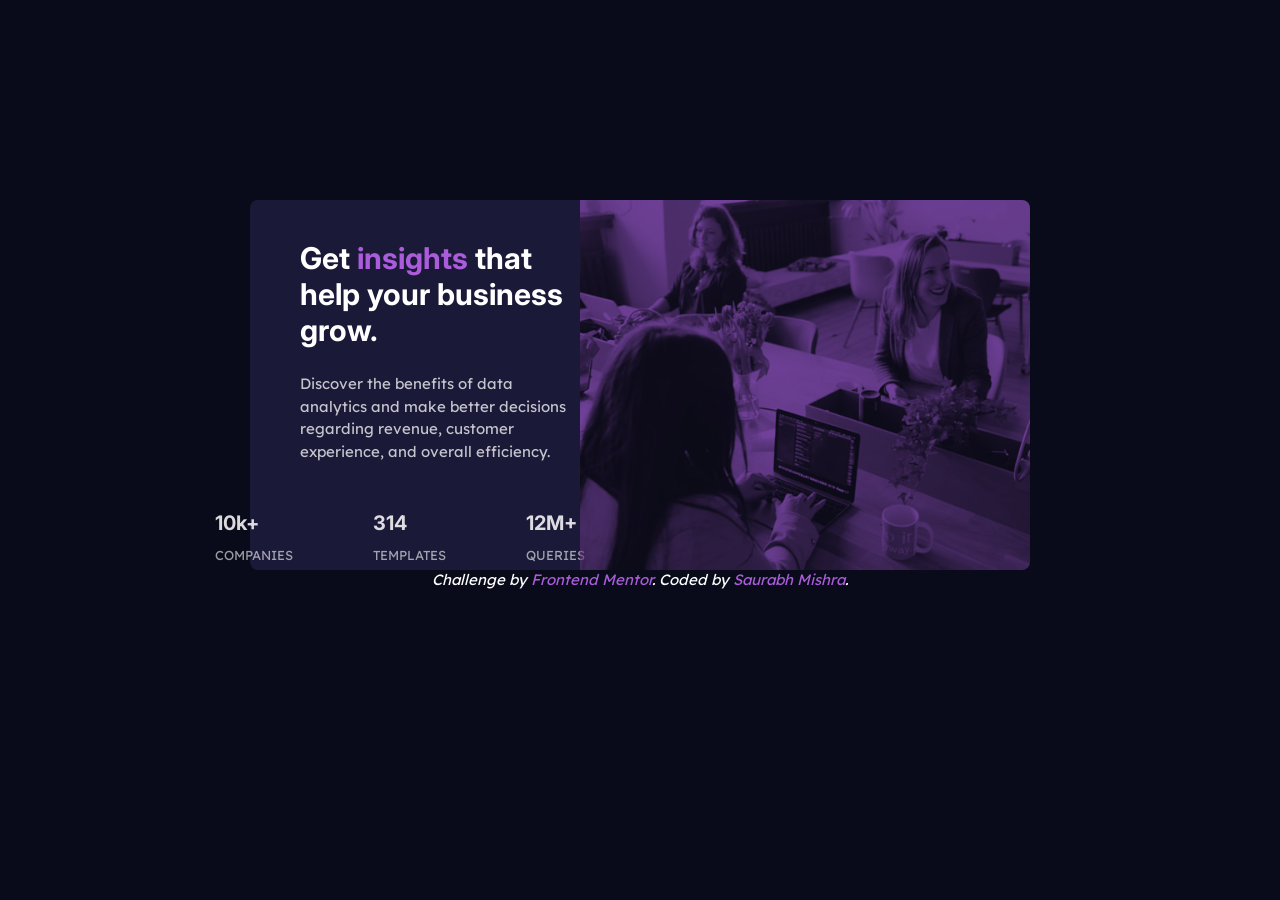
<file: 01-stats-preview-card-component-main/index.html>
<!DOCTYPE html>
<html lang="en">
<head>
  <meta charset="UTF-8">
  <meta name="viewport" content="width=device-width, initial-scale=1.0"> <!-- displays site properly based on user's device -->
  <link rel="stylesheet" type="text/css" href="styles.css">
  <link rel="preconnect" href="https://fonts.gstatic.com">
   <!--fonts:Inter; weight:400,700-->
  <link href="https://fonts.googleapis.com/css2?family=Inter:wght@400;700&display=swap" rel="stylesheet"><!--for main headings-->
  <!--font:Lexend-Dec; weight:400-->
  <link href="https://fonts.googleapis.com/css2?family=Lexend+Deca&display=swap" rel="stylesheet"> <!--for content-->
  <title>Frontend Mentor | Stats preview card component</title>
</head>
<body>
    <section>
      <div class="cardImage"></div>
      <h1 class="mainHeading">  Get <span>insights</span> that help your business grow.</h1>
      <p>Discover the benefits of data analytics and make better decisions regarding revenue, customer experience, and overall efficiency.</p>
      <div class="stats">
        <p class="statsHeading">10k+ <br><span class="content">companies</span> </p>
        <p class="statsHeading">314 <br><span class="content">templates</span> </p>
        <p class="statsHeading">12M+ <br><span class="content">queries</span> </p>
      </div>     
    </section>
    <div class="attribution">
      Challenge by <a href="https://www.frontendmentor.io?ref=challenge" target="_blank">Frontend Mentor</a>. 
      Coded by <a href="https://github.com/Saurabh-Mishra04">Saurabh Mishra</a>.
  </div>
</body>
</html>
</file>
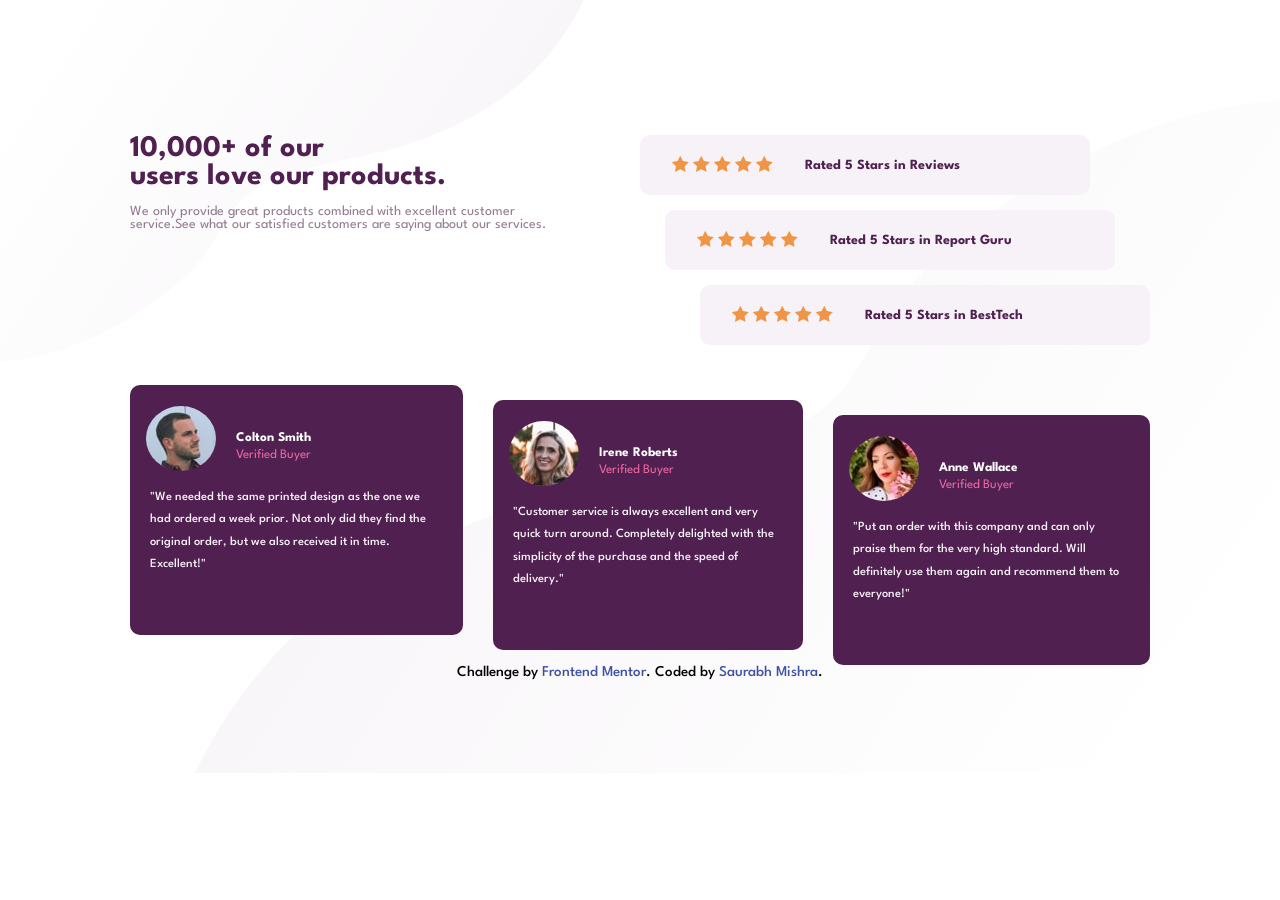
<file: 03-Social-proof-section-main/index.html>
<!DOCTYPE html>
<html lang="en">
  <head>
    <meta charset="UTF-8" />
    <meta name="viewport" content="width=device-width, initial-scale=1.0" />
    <!-- displays site properly based on user's device -->
    <meta http-equiv="X-UA-Compatible" content="IE=edge">
    <title>Frontend Mentor | Social proof section</title>
    <link rel="shortcut icon" href="./images/favicon-32x32.png" type="image/x-icon">
    <link rel="stylesheet" href="./css/main.css">
  </head>
  <body>
    <section>
      <div id="conttainer">
        <div class="content">
          <h1>10,000+ of our <br>users love our products.</h1>
          <p>We only provide great products combined with excellent customer service.See what our satisfied customers are saying about our services.</p>    
        </div>
        <div class="rating">
          <div class="box1">
            <div class="stars">
              <img src="./images/icon-star.svg" alt="star">
              <img src="./images/icon-star.svg" alt="star">
              <img src="./images/icon-star.svg" alt="star">
              <img src="./images/icon-star.svg" alt="star">
              <img src="./images/icon-star.svg" alt="star">
            </div>
            <div class="box1-text"><p>Rated 5 Stars in Reviews</p></div>
          </div>
          <div class="box2">
            <div class="stars">
              <img src="./images/icon-star.svg" alt="star">
              <img src="./images/icon-star.svg" alt="star">
              <img src="./images/icon-star.svg" alt="star">
              <img src="./images/icon-star.svg" alt="star">
              <img src="./images/icon-star.svg" alt="star">
            </div>
            <div class="box2-text"><p>Rated 5 Stars in Report Guru</p></div>
          </div>
          <div class="box3"> 
            <div class="stars">
              <img src="./images/icon-star.svg" alt="star">
              <img src="./images/icon-star.svg" alt="star">
              <img src="./images/icon-star.svg" alt="star">
              <img src="./images/icon-star.svg" alt="star">
              <img src="./images/icon-star.svg" alt="star">
            </div>
            <div class="box3-text"><p>Rated 5 Stars in BestTech</p></div>
          </div>
        </div>
      </div>
      <div class="review">
        <div class="rev1">
          <div class="profile1">
            <div class="img1"></div>
            <div class="profile">
              <h5>Colton Smith</h5> 
              <span class="title">Verified Buyer</span>
            </div>
          </div>
          <p class="comment">"We needed the same printed design as the one we had ordered a week prior. Not only did they find the original order, but we also received it in time. Excellent!"</p>
        </div>
        <div class="rev2">
          <div class="profile2">
            <div class="img2"></div>
            <div class="profile">
              <h5>Irene Roberts</h5>
              <span class="title">Verified Buyer</span>
            </div>
          </div>
          <p>"Customer service is always excellent and very quick turn around. Completely delighted with the simplicity of the purchase and the speed of delivery."</p>
        </div>
        <div class="rev3">
          <div class="profile3">
            <div class="img3"></div>
            <div class="profile">
              <h5>Anne Wallace</h5>
              <span class="title">Verified Buyer</span>
            </div>
          </div>
          <p>"Put an order with this company and can only praise them for the very high standard. Will definitely use them again and recommend them to everyone!"</p>
        </div>
      </div>
    </section>   
    <div class="attribution">
      Challenge by
      <a href="https://www.frontendmentor.io?ref=challenge" target="_blank">Frontend Mentor</a>. Coded by <a href="https://github.com/Saurabh-Mishra04">Saurabh Mishra</a>.
    </div>
  </body>
</html>
</file>
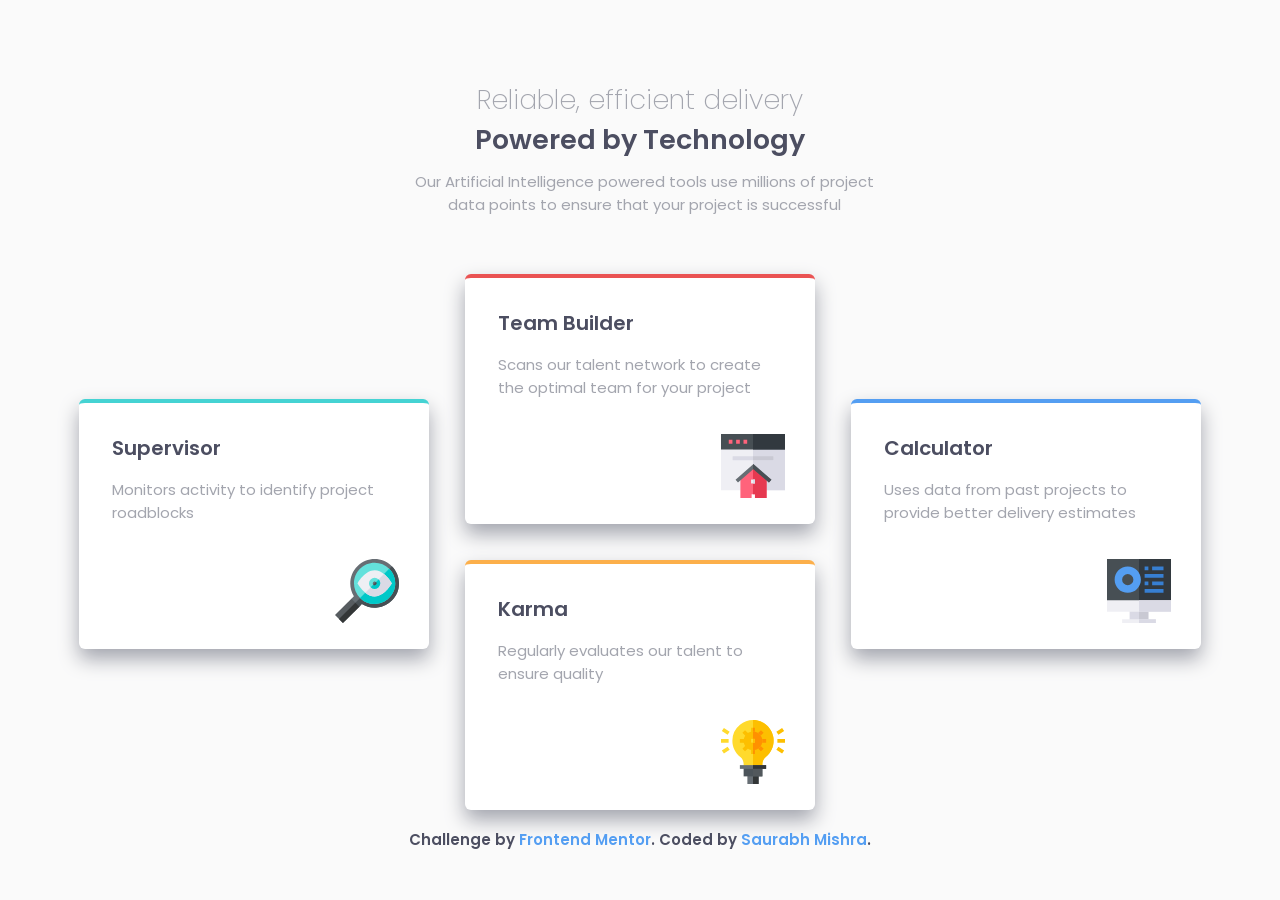
<file: 04-four-card-feature-section-main/index.html>
<!DOCTYPE html>
<html lang="en">
<head>
	<meta charset="UTF-8">
	<!-- displays site properly based on user's device -->
	<meta name="viewport" content="width=device-width, initial-scale=1.0"> 
	<meta http-equiv="X-UA-Compatible" content="IE=edge">
	<link rel="icon" type="image/png" sizes="32x32" href="./images/favicon-32x32.png">
	<title>Frontend Mentor | Four card feature section</title>
	<link rel="stylesheet" href="./css/main.css">
</head>
<body>
	<header>
		<h1>Reliable, efficient delivery</h1>
		<h1 class="btm">Powered by Technology</h1>
		<p class="description">Our Artificial Intelligence powered tools use millions of project data points to ensure that your project is successful</p>
	</header>
	<section>
		<div class="box1">
			<h2>Supervisor</h2>
			<p>Monitors activity to identify project roadblocks</p>
			<img src="./images/icon-supervisor.svg" alt="">
		</div>
		<div class="box2">		
			<h2>Team Builder</h2>
			<p>Scans our talent network to create the optimal team for your project</p>
			<img src="./images/icon-team-builder.svg" alt="">
		</div>
		<div class="box3">	 
			<h2>Calculator</h2>
			<p>Uses data from past projects to provide better delivery estimates</p>
			<img src="./images/icon-calculator.svg" alt="">
		</div>
		<div class="box4">		
			<h2>Karma</h2>
			<p>Regularly evaluates our talent to ensure quality</p>
			<img src="./images/icon-karma.svg" alt="">
		</div>
	</section>
	<div class="attribution">
		Challenge by
		<a href="https://www.frontendmentor.io?ref=challenge" target="_blank">Frontend Mentor</a>. Coded by <a href="https://github.com/Saurabh-Mishra04" target="_blank" >Saurabh Mishra</a>.
  </div>
</body>
</html>
</file>
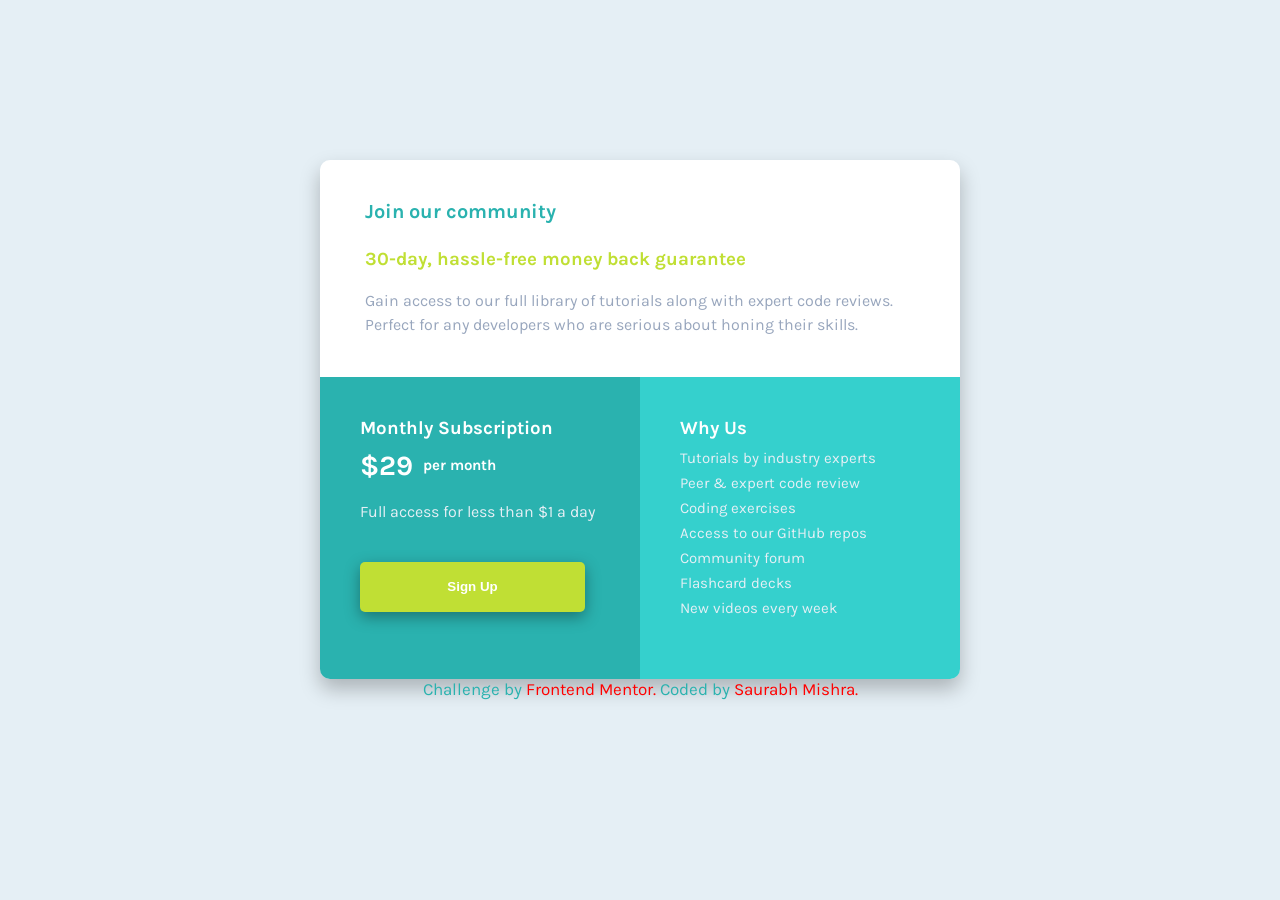
<file: 05-single-price-grid-main/index.html>
<!DOCTYPE html>
<html lang="en">
<head>
  <meta charset="UTF-8">
  <!-- displays site properly based on user's device -->
  <meta name="viewport" content="width=device-width, initial-scale=1.0">
  <link rel="icon" type="image/png" sizes="32x32" href="./images/favicon-32x32.png">
  <title>Frontend Mentor | Single Price Grid Component</title>
  <link rel="stylesheet" href="./css/main.css">
</head>
<body>
	<section>
		<div class="top">
			<h1 class="top-heading">Join our community</h1>			
			<h3>30-day, hassle-free money back guarantee</h3>
			<p class="top-content">
				Gain access to our full library of tutorials along with expert code reviews. 
				Perfect for any developers who are serious about honing their skills.
			</p>		 
		</div>	
		<div id="box">
			<div class="left">
				<h3>Monthly Subscription</h3>
				<div class="price-tag">
					<span class="price">&dollar;29</span> 	 
					<span class="info">per month</span>
				</div>
				<p>Full access for less than &dollar;1 a day</p>	 
				<button>Sign Up</button>			
			</div> 
			<div class="right">
				<h3>Why Us</h3>	
					<li>Tutorials by industry experts</li>
					<li>Peer &amp; expert code review</li>
					<li>Coding exercises</li>
					<li>Access to our GitHub repos</li>
					<li>Community forum</li>
					<li>Flashcard decks</li>
					<li>New videos every week</li> 
			</div>
		</div>
	</section>  
	<div class="attribution">
	  Challenge by <a href="https://www.frontendmentor.io?ref=challenge" target="_blank">Frontend Mentor.</a> Coded by <a href="https://github.com/Saurabh-Mishra04" target="_blank" >Saurabh Mishra.</a>
	</div>
</body>
</html>
</file>
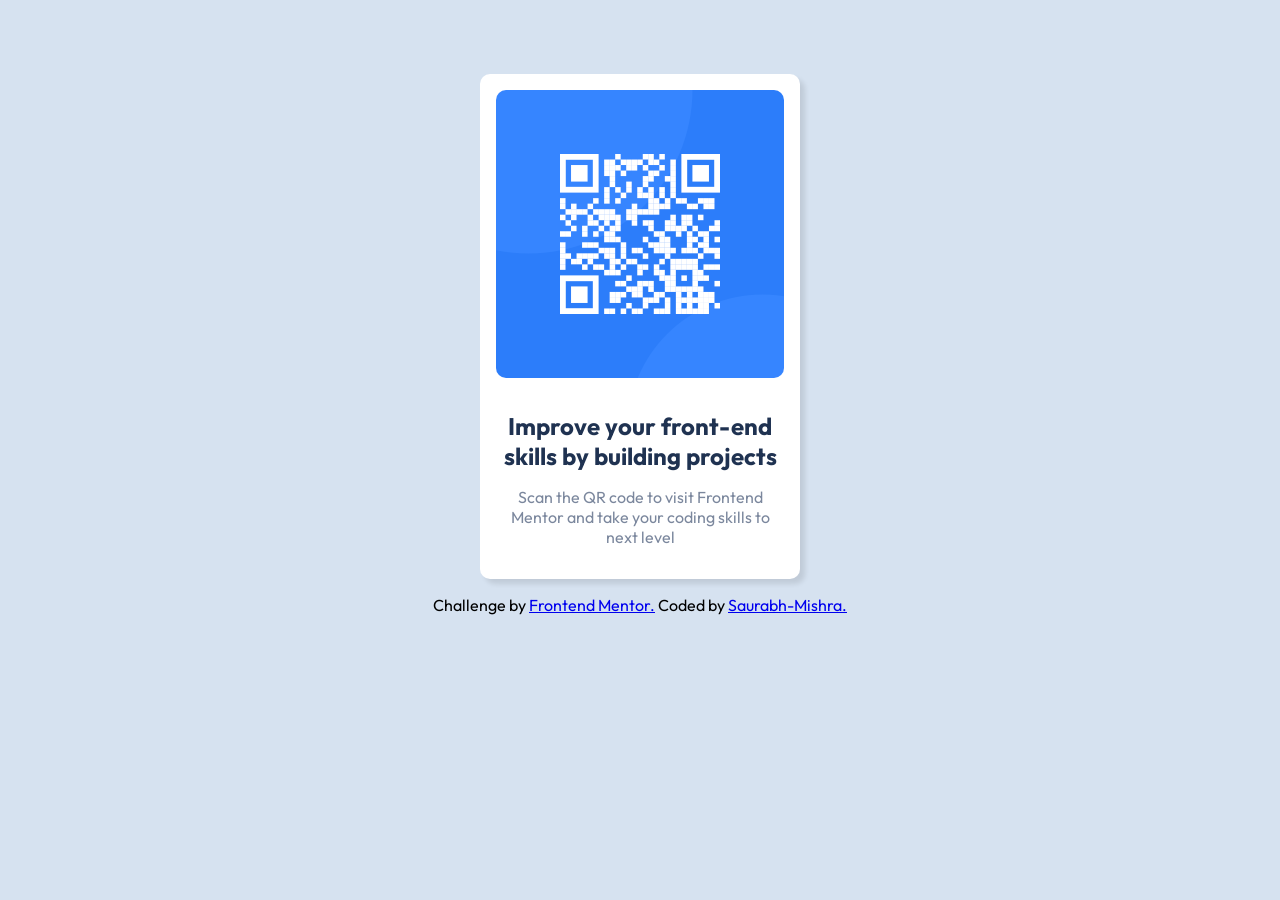
<file: 07-qr-code-component-main/index.html>
<!DOCTYPE html>
<html lang="en">
<head>
  <meta charset="UTF-8">
  <meta http-equiv="X-UA-Compatible" content="ie=edge">
  <meta name="viewport" content="width=device-width, initial-scale=1.0"> <!-- displays site properly based on user's device -->
  <link rel="icon" type="image/png" sizes="32x32" href="./images/favicon-32x32.png">
  <link rel="preconnect" href="https://fonts.googleapis.com">
  <link rel="preconnect" href="https://fonts.gstatic.com" crossorigin>
  <link href="https://fonts.googleapis.com/css2?family=Outfit:wght@400;700&display=swap" rel="stylesheet">
	<link rel="stylesheet" href="./css/main.css">
  <title>Frontend Mentor | QR code component</title>
</head>
<body>
  <header>
    <div id="card">
      <img src="./images/image-qr-code.png" alt="qr-code">
      <div class="content">
        <h1>Improve your front-end skills by building projects</h1>
        <p>Scan the QR code to visit Frontend Mentor and take your coding skills to next level</p>
      </div>
    </div>

  </header>
  <footer>
    <p class="attribution">
      Challenge by <a href="https://www.frontendmentor.io?ref=challenge" target="_blank">Frontend Mentor.</a> 
      Coded by <a href="https://github.com/Saurabh-Mishra04" target="_blank">Saurabh-Mishra.</a>
    </p>
  </footer>
</body>
</html>
</file>
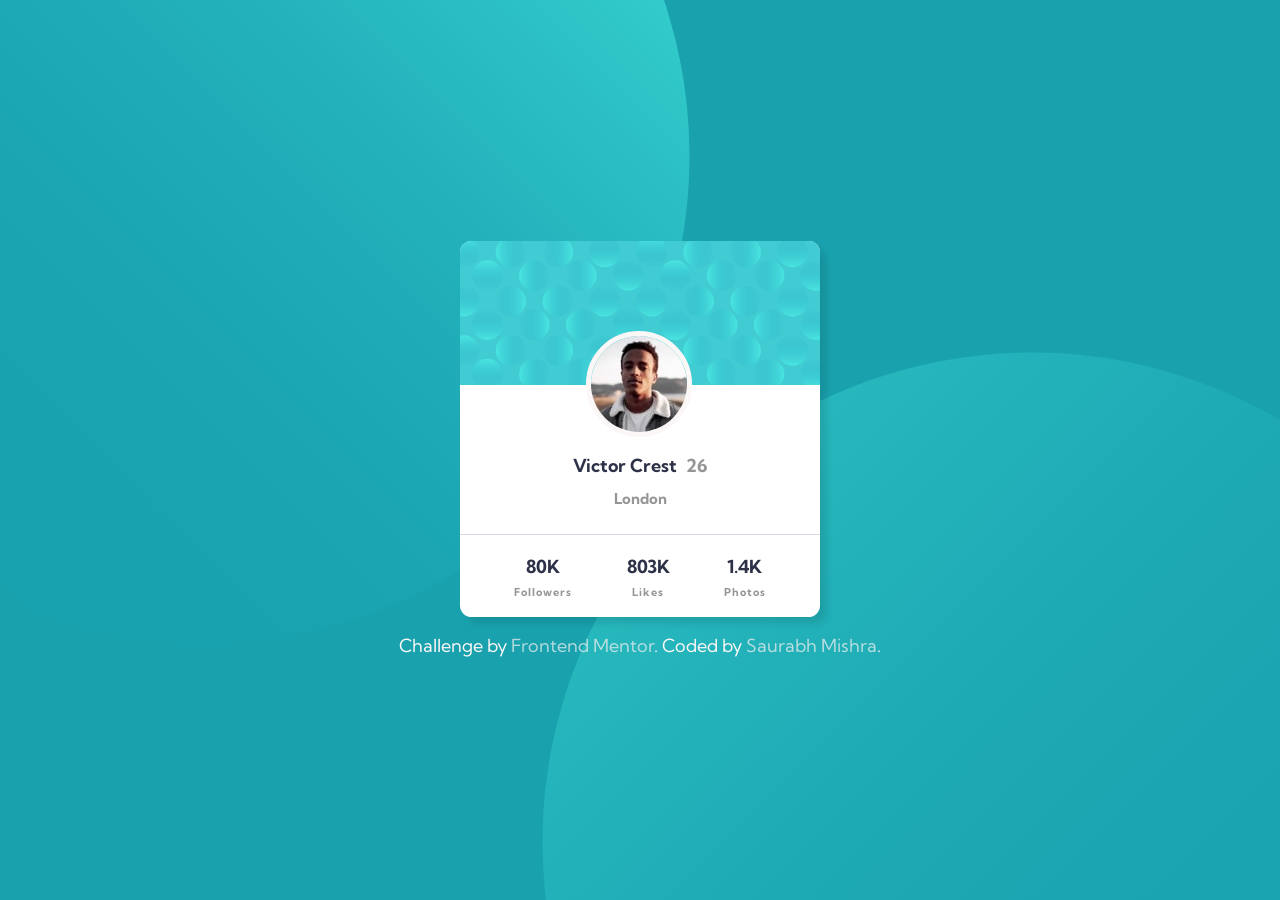
<file: 08-Profile-card-component-master/index.html>
<!DOCTYPE html>
<html lang="en">
<head>
  <meta charset="UTF-8">
  <meta name="viewport" content="width=device-width, initial-scale=1.0"> <!-- displays site properly based on user's device -->
  <link rel="icon" type="image/png" sizes="32x32" href="./images/favicon-32x32.png">
  <title>Frontend Mentor | Profile card component</title>
  <link rel="preconnect" href="https://fonts.googleapis.com">
  <link rel="preconnect" href="https://fonts.gstatic.com" crossorigin>
  <link href="https://fonts.googleapis.com/css2?family=Kumbh+Sans:wght@400;700&display=swap" rel="stylesheet">
  <link rel="stylesheet" href="./assets/css/styles.css" type="text/css">
</head>
<body>
  <main>
    <img class="image1" src="./images/bg-pattern-card.svg" alt="card">
    <img class="image2" src="./images/image-victor.jpg" alt="victor"> 
    <div class="name">
      <h1>Victor Crest <span>26</span></h1>
      <p class="city">London</p>
    </div>
    <div class="info">
      <div>
        <p>80K
        <br>
        <span class="cap">Followers</span></p>
      </div>
      <div>
        <p>803K
        <br>
        <span class="cap">Likes</span></p>
      </div>
      <div>
        <p>1.4K
        <br>
        <span class="cap">Photos</span></p>
      </div>
    </div>
  </main>
  <div class="attribution">
    Challenge by <a href="https://www.frontendmentor.io?ref=challenge" target="_blank">Frontend Mentor</a>. 
    Coded by <a href="https://github.com/Saurabh-Mishra04" >Saurabh Mishra</a>.
  </div>
</body>
</html>
</file>
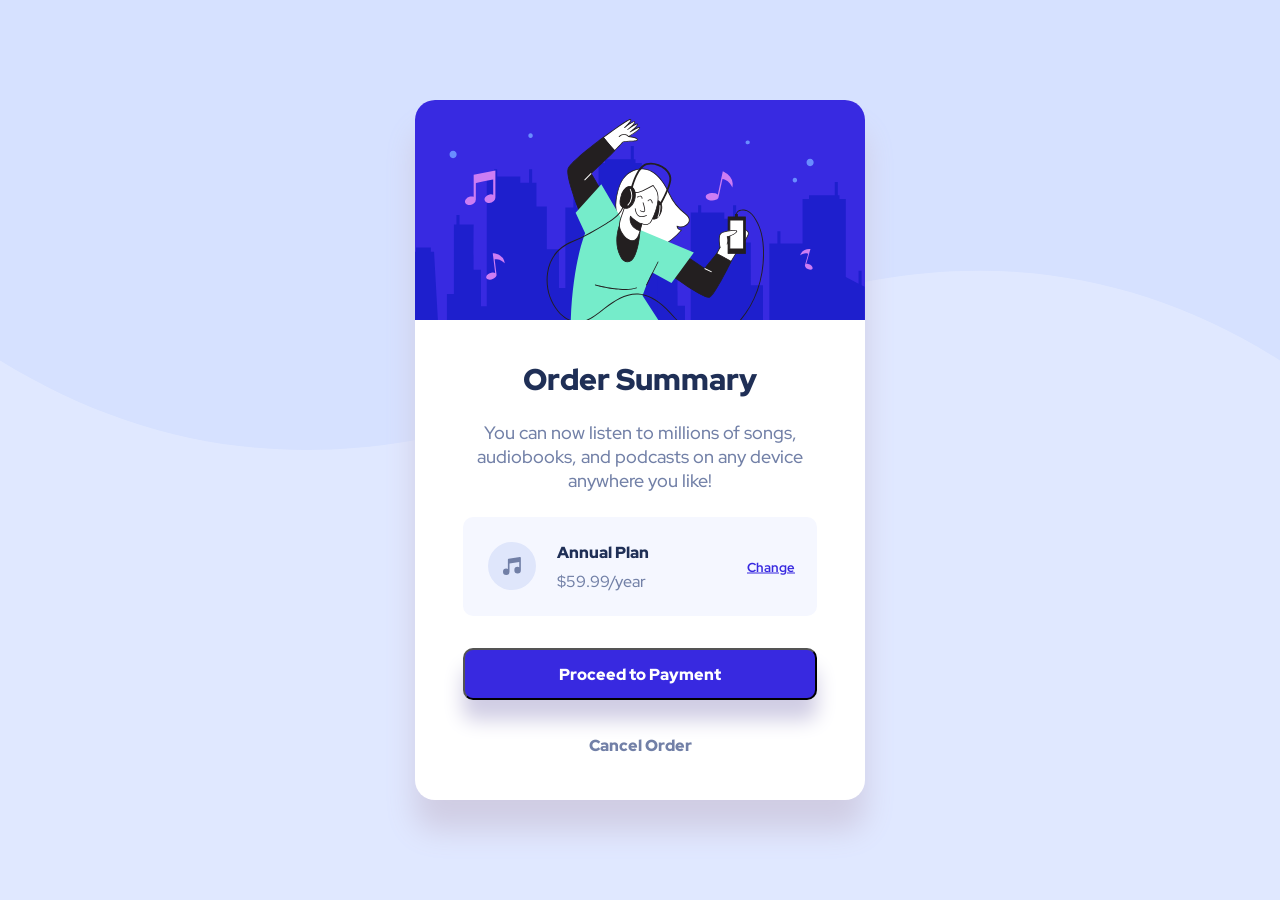
<file: 09-Order-Summary-main/index.html>
<!DOCTYPE html>
<html lang="en">
<head>
  <meta charset="UTF-8">
  <meta name="viewport" content="width=device-width, initial-scale=1.0"> <!-- displays site properly based on user's device -->
  <link rel="preconnect" href="https://fonts.gstatic.com" crossorigin>
  <link rel="preconnect" href="https://fonts.googleapis.com">
  <link href="https://fonts.googleapis.com/css2?family=Red+Hat+Display:ital,wght@0,300..900;1,300..900&display=swap" rel="stylesheet">
  <link rel="icon" type="image/png" sizes="32x32" href="./images/favicon-32x32.png">
  <link rel="stylesheet" href="styles.css">
  <title>Frontend Mentor | Order summary card</title>
</head>
<body>                        
  <main>
    <section>
      <img src="./images/illustration-hero.svg" alt="hero_img" class="hero_img">
      <div class="order">
        <h1>Order Summary</h1>
        <p>You can now listen to millions of songs, audiobooks, and podcasts on any 
        device anywhere you like!</p>
      </div>
      <div class="plan">
        <img src="./images/icon-music.svg" alt="icon">
        <div class="price">
          <h3>Annual Plan</h3>
          <p>$59.99/year</p>
        </div>
        <a href="https://github.com/Saurabh-Mishra04" target="_blank">Change</a>
      </div>  
      <div class="bottom">
        <button>
        <a href="https://github.com/Saurabh-Mishra04" target="_blank">Proceed to Payment</a>
        </button>
        <p>
          <a href="https://github.com/Saurabh-Mishra04" target="_blank">Cancel Order</a>
        </p>
      </div>
    </section>
  </main>
</body>
</html>
</file>
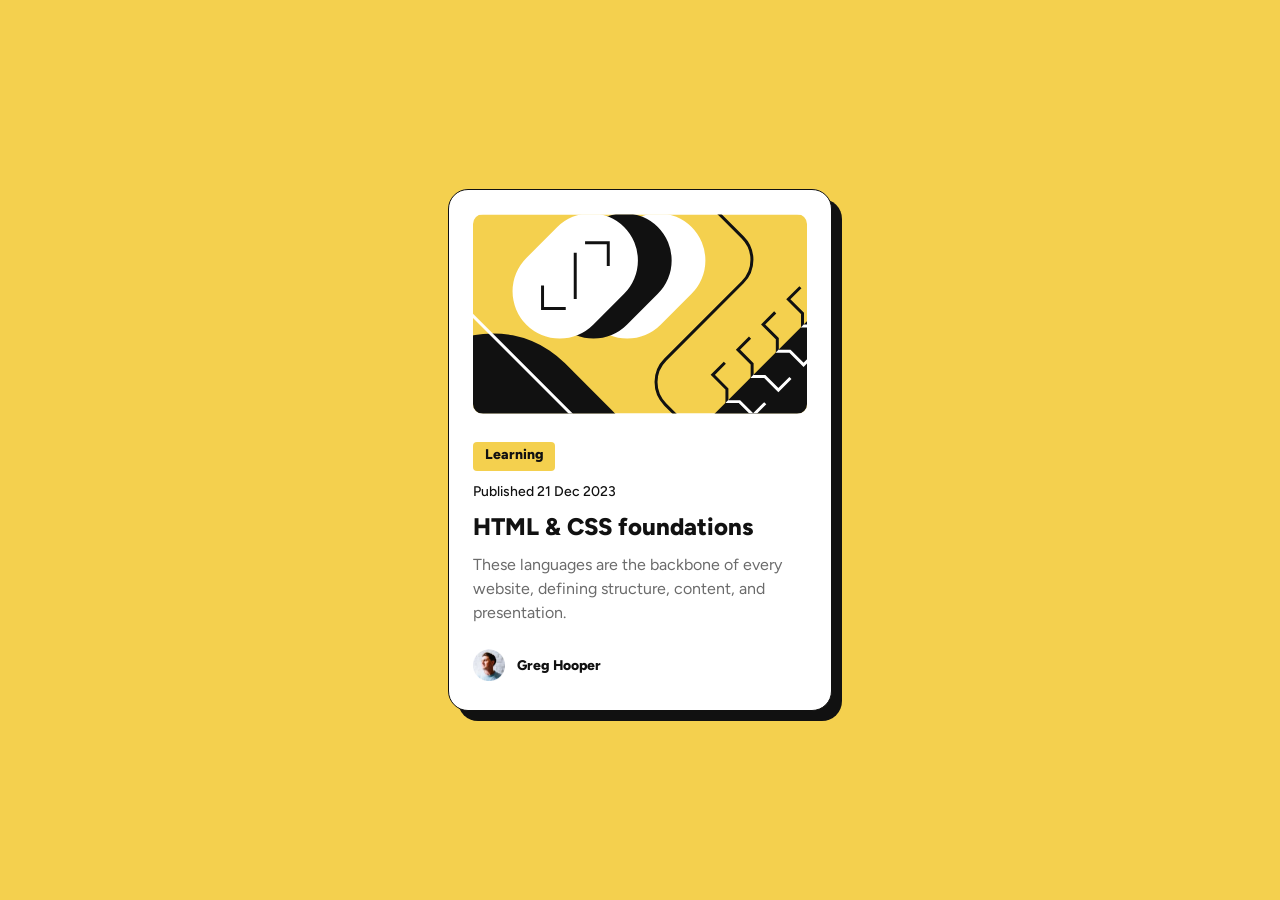
<file: 10-Blog-Preview-Card-main/index.html>
<!DOCTYPE html>
<html lang="en">
  <head>
    <meta charset="UTF-8">
    <meta name="viewport" content="width=device-width, initial-scale=1.0"> <!-- displays site properly based on user's device -->
    <link rel="stylesheet" href="style.css"> <!-- link to external stylesheet -->
    <link rel="icon" type="image/png" sizes="32x32" href="./assets/images/favicon-32x32.png">
    <link rel="preconnect" href="https://fonts.googleapis.com">
    <link rel="preconnect" href="https://fonts.gstatic.com" crossorigin>
    <link href="https://fonts.googleapis.com/css2?family=Figtree:ital,wght@0,300..900;1,300..900&display=swap" rel="stylesheet">
    <title>Frontend Mentor | Blog preview card</title>
  </head>
  <body>
    <main>
      <img src="assets/images/illustration-article.svg" alt="Web 3.0 image" class="hero-image">
      <section>
        <div class="category">Learning</div>
        <div class="date">Published 21 Dec 2023</div>
        <a href="https://github.com/Saurabh-Mishra04/" class="title">HTML & CSS foundations</a>
        <p class="description">These languages are the backbone of every website, defining structure, content, and presentation.</p>
      </section> 
      <div class="author">
        <img src="assets/images/image-avatar.webp" alt="Greg Hooper" class="avatar">
        Greg Hooper
      </div>
    </main>
  </body>
  </html>
</file>
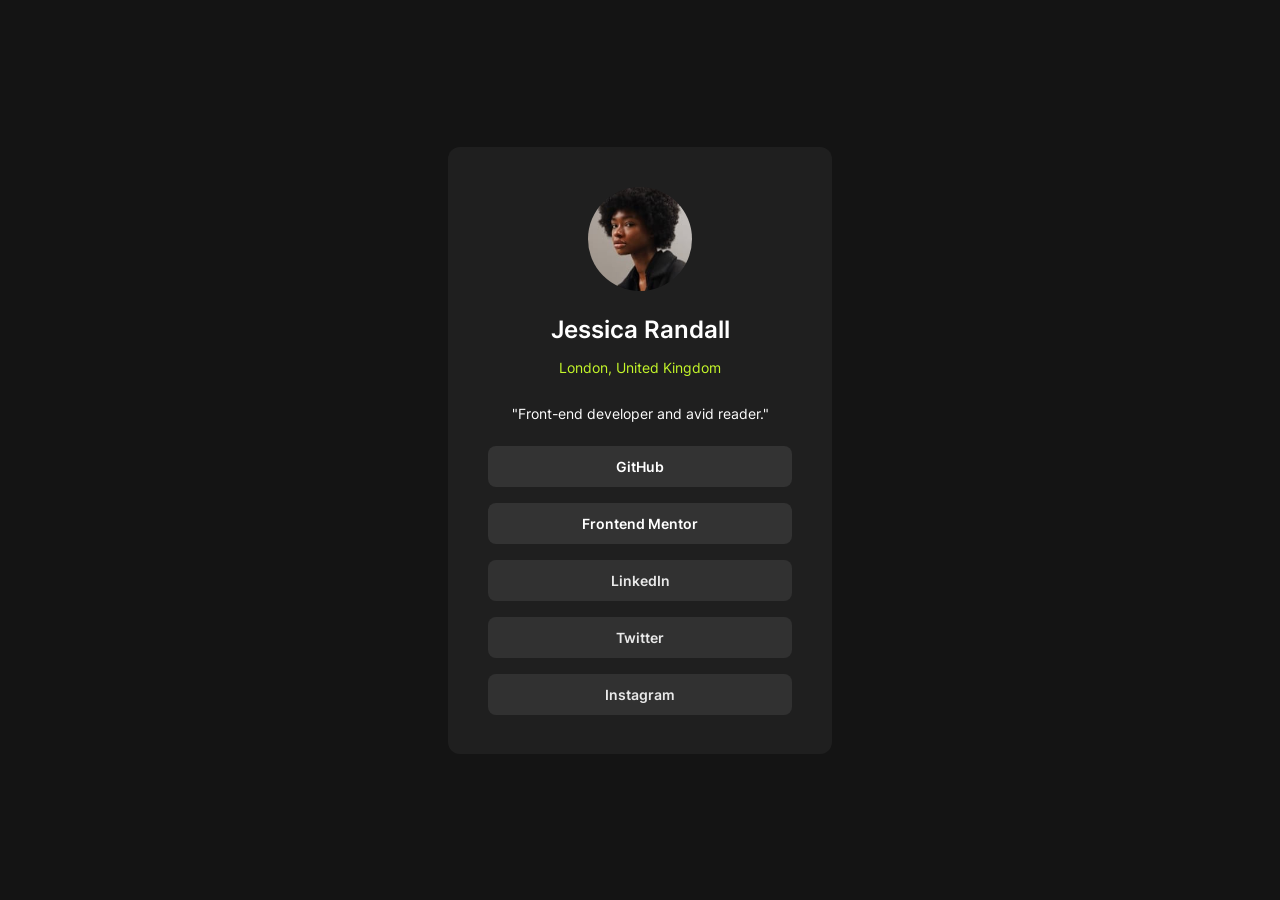
<file: 11-Social-Links-Profile-main/index.html>
<!DOCTYPE html>
<html lang="en">
<head>
  <meta charset="UTF-8">
  <meta name="viewport" content="width=device-width, initial-scale=1.0"> <!-- displays site properly based on user's device -->
  <link rel="stylesheet" href="styles.css">
  <link rel="icon" type="image/png" sizes="32x32" href="assets/images/favicon-32x32.png">
  <title>Frontend Mentor | Social links profile</title>
</head>
<body>
  <main>
    <img class="avatar" src="assets/images/avatar-jessica.jpeg" alt="Jessica">
    <section>
      <div class="profile">
        <h1>Jessica Randall</h1>
        <p class="city">London, United Kingdom</p>
        <p class="job">"Front-end developer and avid reader."</p>
      </div>
      <div class="links">
        <a href="https://github.com/Saurabh-Mishra04" target="_blank">GitHub</a>
        <a href="https://www.frontendmentor.io/profile/Saurabh-Mishra04" target="_blank">Frontend Mentor</a>
        <a href="index.html" data-status="coming-soon" tabindex="-1" aria-disabled="true">LinkedIn</a>
        <a href="index.html" data-status="coming-soon" tabindex="-1" aria-disabled="true">Twitter</a>
        <a href="index.html" data-status="coming-soon" tabindex="-1" aria-disabled="true">Instagram</a>
      </div>
    </section>
  </main>
</body>
</html>
</file>
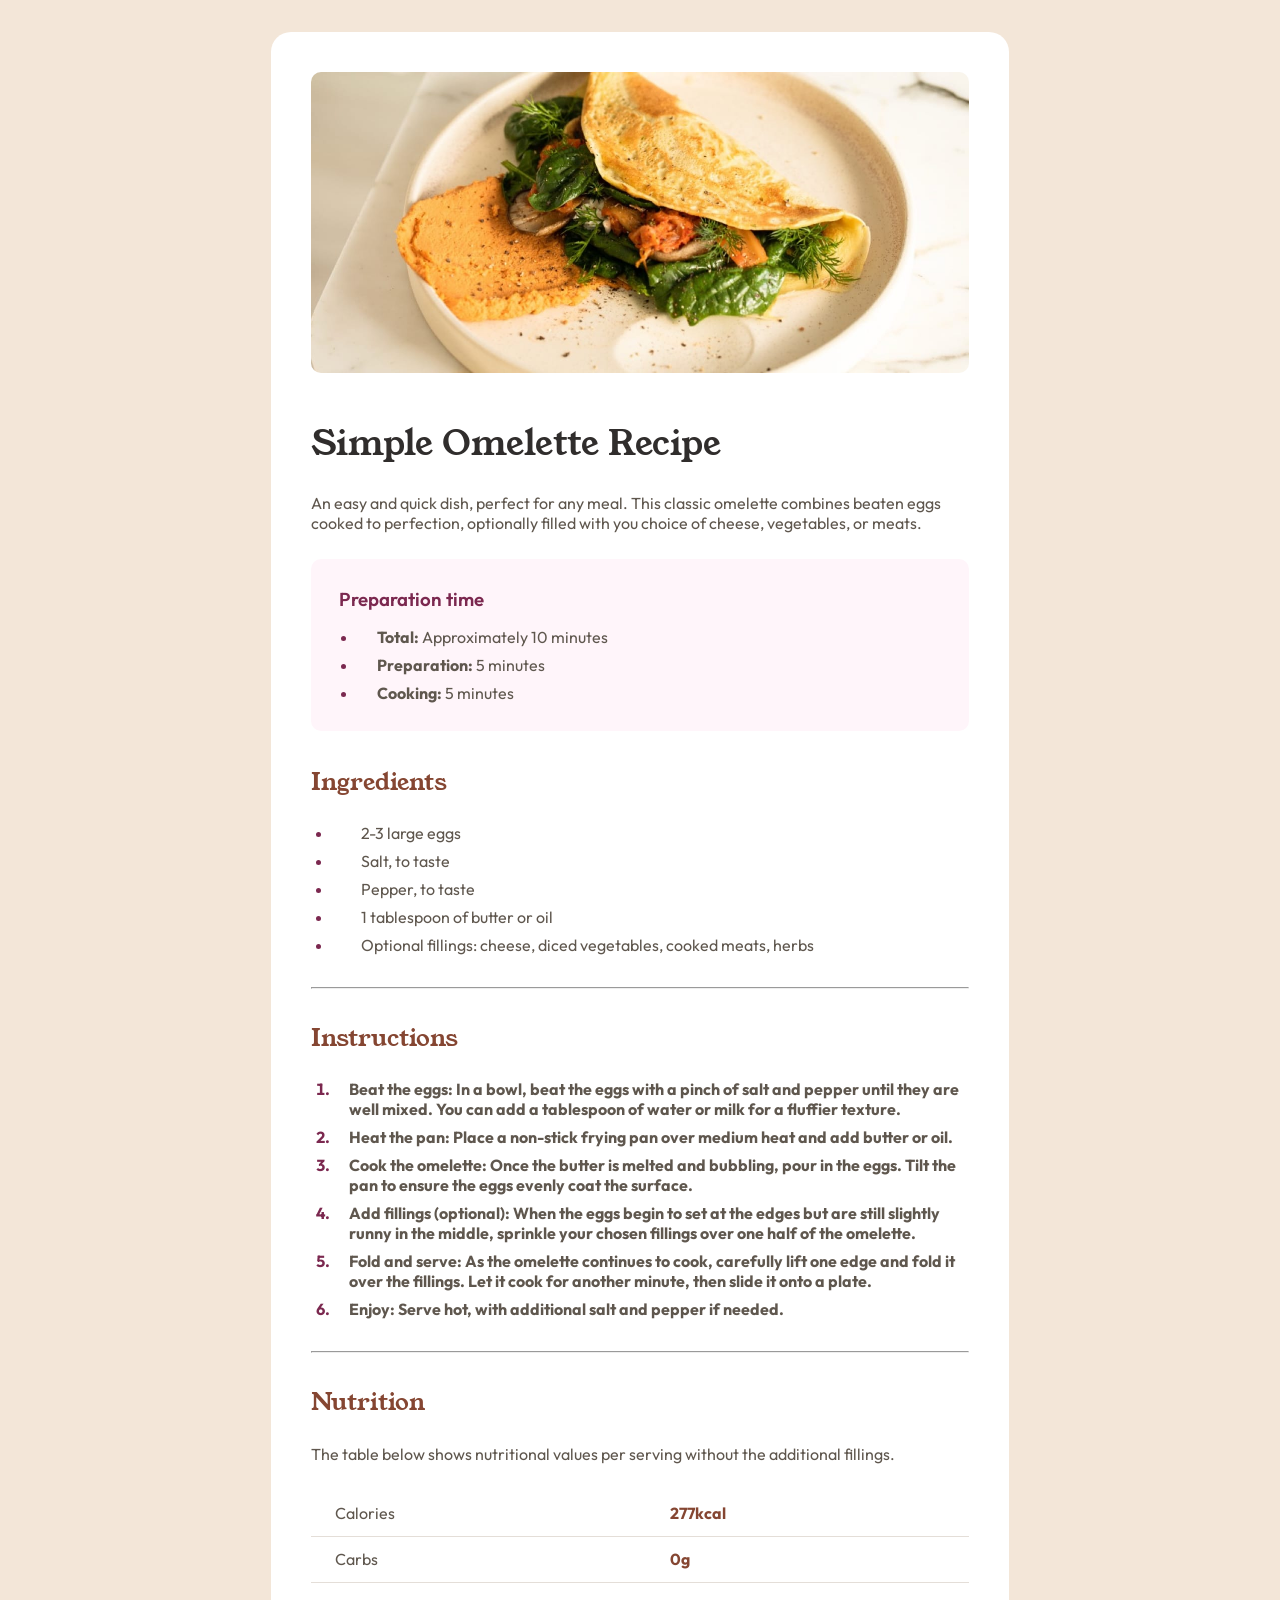
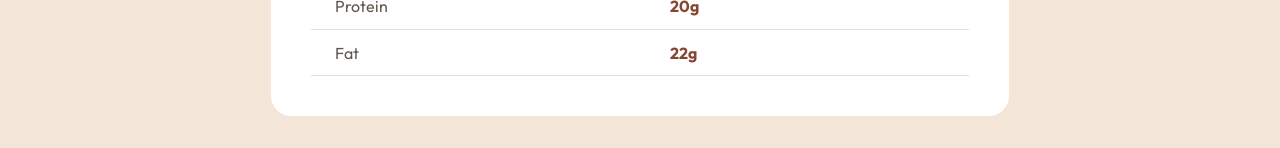
<file: 12-Recipe-page-main/index.html>
<!doctype html>
<html lang="en">
  <head>
    <meta charset="UTF-8" />
    <meta name="viewport" content="width=device-width, initial-scale=1.0" />
    <!-- displays site properly based on user's device -->

    <link
      rel="icon"
      type="image/png"
      sizes="32x32"
      href="./assets/images/favicon-32x32.png"
    />
    <link rel="stylesheet" href="styles.css" />
    <title>Frontend Mentor | Recipe page</title>
  </head>
  <body>
    <main>
      <img src="assets/images/image-omelette.jpeg" alt="Omelette" />
      <section class="recipe">
        <h1>Simple Omelette Recipe</h1>
        <p>
          An easy and quick dish, perfect for any meal. This classic omelette
          combines beaten eggs cooked to perfection, optionally filled with you
          choice of cheese, vegetables, or meats.
        </p>
        <div class="prep_card">
          <h3>Preparation time</h3>
          <ul>
            <li><strong>Total:</strong> Approximately 10 minutes</li>
            <li><strong>Preparation:</strong> 5 minutes</li>
            <li><strong>Cooking:</strong> 5 minutes</li>
          </ul>
        </div>
        <div class="ingredient_card">
          <h2>Ingredients</h2>
          <ul>
            <li>2-3 large eggs</li>
            <li>Salt, to taste</li>
            <li>Pepper, to taste</li>
            <li>1 tablespoon of butter or oil</li>
            <li>
              Optional fillings: cheese, diced vegetables, cooked meats, herbs
            </li>
          </ul>
        </div>
      </section>
      <hr>
      <section class="instruction_card">
        <h2>Instructions</h2>
        <ol>
          <li>
            <strong>Beat the eggs:</strong> In a bowl, beat the eggs with a
            pinch of salt and pepper until they are well mixed. You can add a
            tablespoon of water or milk for a fluffier texture.
          </li>
          <li>
            <strong>Heat the pan:</strong> Place a non-stick frying pan over
            medium heat and add butter or oil.
          </li>
          <li>
            <strong>Cook the omelette:</strong> Once the butter is melted and
            bubbling, pour in the eggs. Tilt the pan to ensure the eggs evenly
            coat the surface.
          </li>
          <li>
            <strong>Add fillings (optional):</strong> When the eggs begin to set
            at the edges but are still slightly runny in the middle, sprinkle
            your chosen fillings over one half of the omelette.
          </li>
          <li>
            <strong>Fold and serve:</strong> As the omelette continues to cook,
            carefully lift one edge and fold it over the fillings. Let it cook
            for another minute, then slide it onto a plate.
          </li>
          <li>
            <strong>Enjoy:</strong> Serve hot, with additional salt and pepper
            if needed.
          </li>
        </ol>
      </section>
      <hr>
      <section class="nutrition_value">
        <h2>Nutrition</h2>
        <p>The table below shows nutritional values per serving without the
        additional fillings.</p>
        <table>
          <tr>
            <th>Calories</th>
            <td>277kcal</td>
          </tr>
          <tr>
            <th>Carbs</th>
            <td>0g</td>
          </tr>
          <tr>
            <th>Protein</th>
            <td>20g</td>
          </tr>
          <tr>
            <th>Fat</th>
            <td>22g</td>
          </tr>
        </table>
      </section>
    </main>
  </body>
</html>
</file>
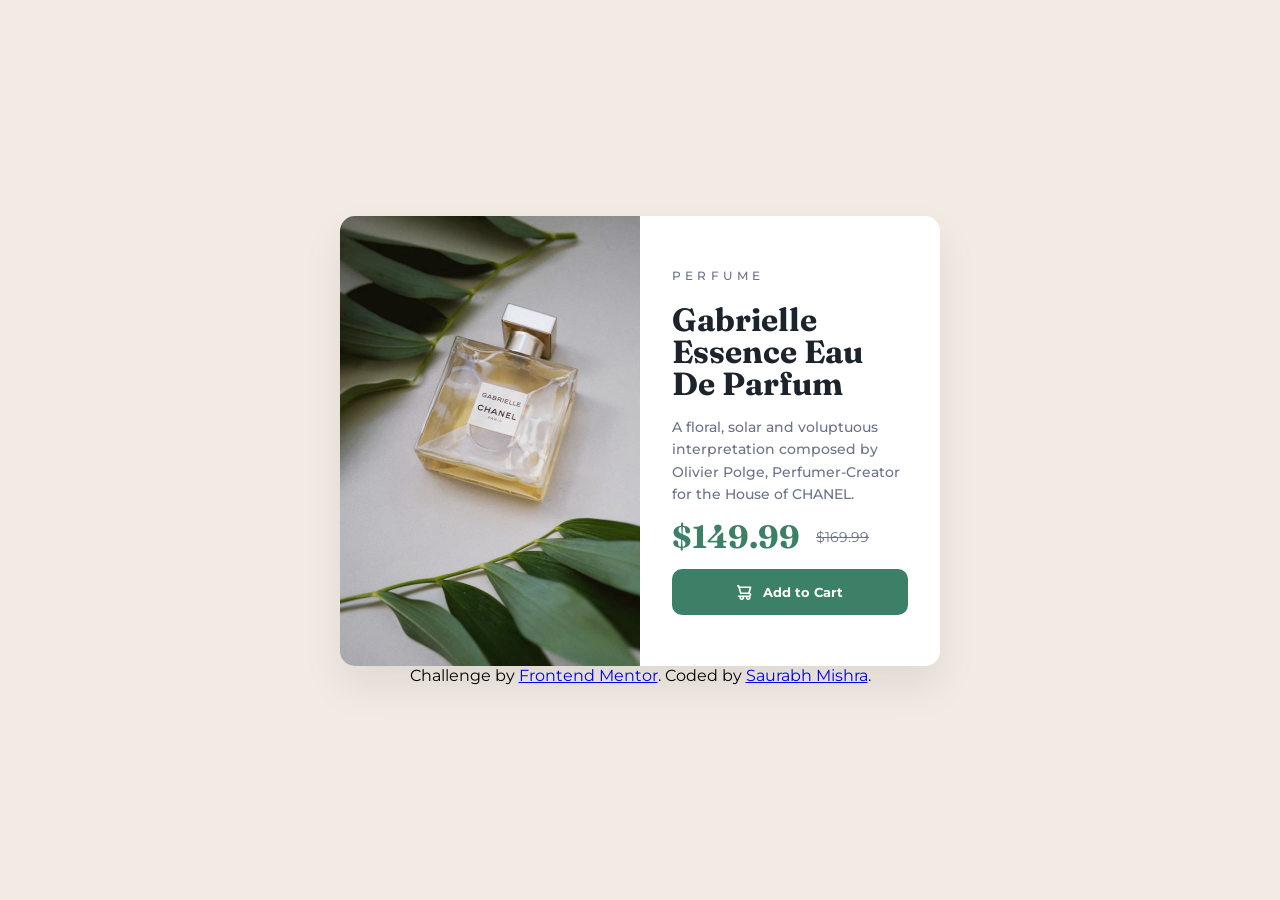
<file: 13-Perfume-Product-Card-main/index.html>
<!DOCTYPE html>
<html lang="en">
  <head>
    <meta charset="UTF-8" />
    <meta name="viewport" content="width=device-width, initial-scale=1.0" />
    <!-- displays site properly based on user's device -->
    <link
      rel="icon"
      type="image/png"
      sizes="32x32"
      href="./images/favicon-32x32.png"
    />
    <link rel="preconnect" href="https://fonts.googleapis.com" />
    <link rel="preconnect" href="https://fonts.gstatic.com" crossorigin />
    <link
      href="https://fonts.googleapis.com/css2?family=Fraunces:ital,opsz,wght@0,9..144,700;1,9..144,700&family=Montserrat:ital,wght@0,100..900;1,100..900&display=swap"
      rel="stylesheet"
    />
    <link rel="stylesheet" href="css/main.css" />
    <title>Frontend Mentor | Product preview card component</title>
  </head>
  <body>
    <section>
      <div class="hero_img">
        <img src="images/image-product-desktop.jpg" alt="Perfume">
      </div>
      <div class="product">
        <p>Perfume</p>
        <h1>Gabrielle Essence Eau De Parfum</h1>  
        <p>
          A floral, solar and voluptuous
          interpretation composed by Olivier Polge, Perfumer-Creator for the House of
          CHANEL. 
        </p>
        <div class="price">
          <h1>$149.99</h1><s>$169.99</s>  
        </div>
        <button type="button">
          <img src="images/icon-cart.svg" alt="cart-logo">
          Add to Cart
        </button> 
      </div>
    </section>

    <footer class="attribution">
      Challenge by
      <a href="https://www.frontendmentor.io?ref=challenge" target="_blank">Frontend Mentor</a>.
      Coded by <a href="https://github.com/Saurabh-Mishra04" target="_blank">Saurabh Mishra</a>.
    </footer>
  </body>
</html>
</file>
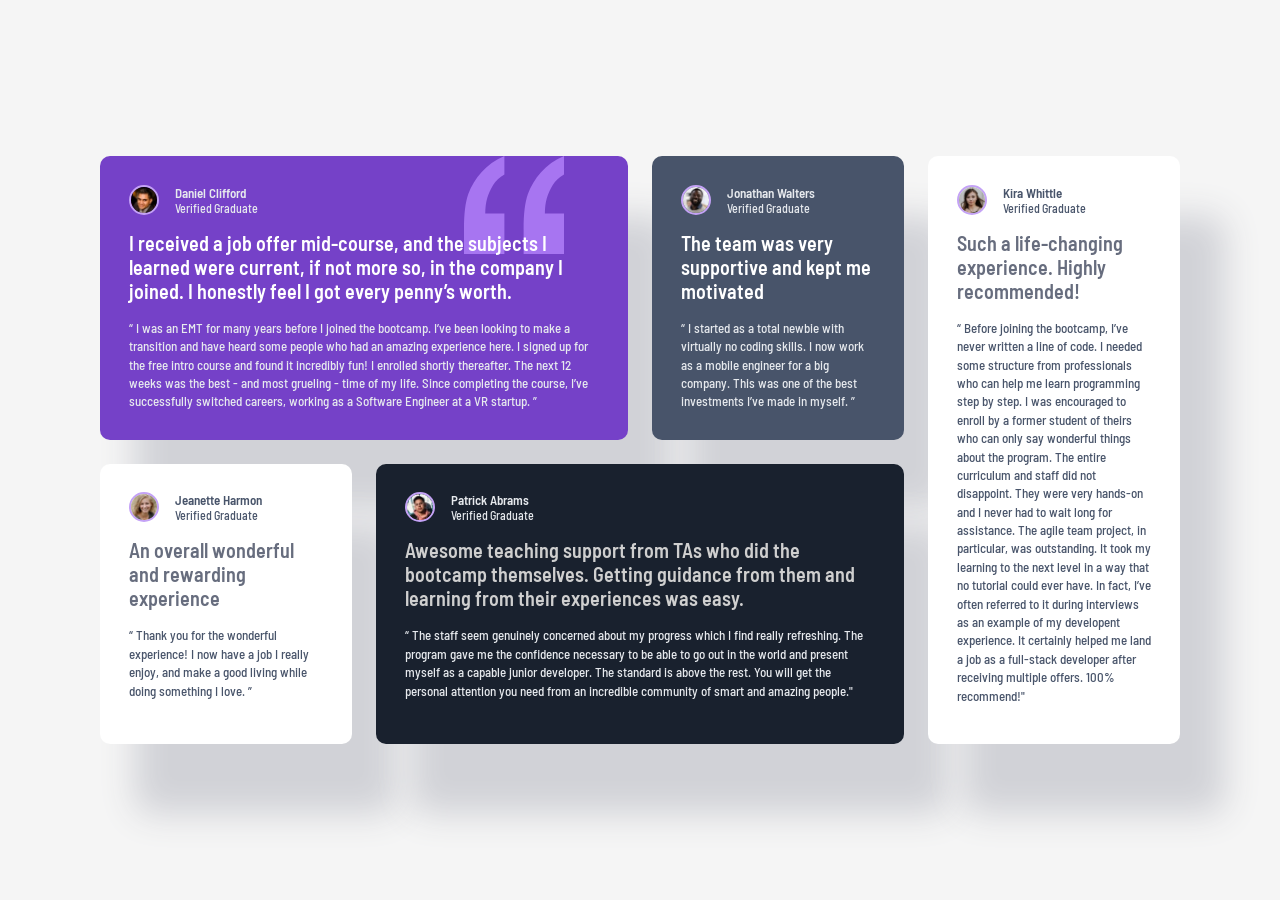
<file: 14-Testimonial-Grid-Section/index.html>
<!doctype html>
<html lang="en">

<head>
  <meta charset="UTF-8" />
  <meta name="viewport" content="width=device-width, initial-scale=1.0" />
  <link rel="preconnect" href="https://fonts.googleapis.com" />
  <link rel="preconnect" href="https://fonts.gstatic.com" crossorigin />
  <link
    href="https://fonts.googleapis.com/css2?family=Barlow+Semi+Condensed:ital,wght@0,500;0,600;1,500;1,600&display=swap"
    rel="stylesheet" />
  <link rel="stylesheet" href="css/main.css">
  <link rel="shortcut icon" href="images/favicon-32x32.png" type="image/x-icon">
  <title>TESTIMONIAL SECTION</title>
</head>

<body>
  <main>
    <div class="grid-parent">
      <div class="grid-child">
        <div class="profile">
          <img class="profile-pic" src="images/image-daniel.jpg" alt="Daniel">
          <p class="user">Daniel Clifford
            <span>Verified Graduate</span>
          </p>
        </div>
        <p class="user-review">I received a job offer mid-course, and the
          subjects I learned were current, if not more so, in the company I joined. I
          honestly feel I got every penny’s worth. </p>
        <p class="desc">
          “ I was an EMT for many years
          before I joined the bootcamp. I’ve been looking to make a transition and
          have heard some people who had an amazing experience here. I signed up for
          the free intro course and found it incredibly fun! I enrolled shortly
          thereafter. The next 12 weeks was the best - and most grueling - time of my
          life. Since completing the course, I’ve successfully switched careers,
          working as a Software Engineer at a VR startup. ”
        </p>
      </div>
      <div class="grid-child">
        <div class="profile">
          <img class="profile-pic" src="images/image-jonathan.jpg" alt="Jonathan">
          <p class="user">Jonathan Walters
            <span>Verified Graduate</span>
          </p>
        </div>
        <p class="user-review">
          The team was very supportive and kept me motivated
        </p>
        <p class="desc">
          “ I started as a
          total newbie with virtually no coding skills. I now work as a mobile
          engineer for a big company. This was one of the best investments I’ve made
          in myself. ”
        </p>
      </div>

      <div class="grid-child">
        <div class="profile">
          <img class="profile-pic" src="images/image-jeanette.jpg" alt="Jeanette">
          <p class="user">Jeanette Harmon
            <span>Verified Graduate</span>
          </p>
        </div>
        <p class="user-review">An overall wonderful and
          rewarding experience</p>
        <p class="desc"> “ Thank you for the wonderful experience! I now have a
          job I really enjoy, and make a good living while doing something I love. ”</p>

      </div>
      <div class="grid-child">
        <div class="profile">
          <img class="profile-pic" src="images/image-patrick.jpg" alt="Patrick">
          <p class="user">Patrick Abrams
            <span>Verified Graduate</span>
          </p>
        </div>
        <p class="user-review">
          Awesome teaching support from TAs who did
          the bootcamp themselves. Getting guidance from them and learning from their
          experiences was easy.

        </p>
        <p class="desc">
          “ The staff seem genuinely concerned about my progress
          which I find really refreshing. The program gave me the confidence necessary
          to be able to go out in the world and present myself as a capable junior
          developer. The standard is above the rest. You will get the personal
          attention you need from an incredible community of smart and amazing people."

        </p>
      </div>
      <div class="grid-child">
        <div class="profile">
          <img class="profile-pic" src="images/image-kira.jpg" alt="Kira">
          <p class="user">Kira Whittle
            <span>Verified Graduate</span>
          </p>
        </div>
        <p class="user-review">
          Such a life-changing experience. Highly
          recommended!
        </p>
        <p class="desc">
          “ Before joining the bootcamp, I’ve never written a line of
          code. I needed some structure from professionals who can help me learn
          programming step by step. I was encouraged to enroll by a former student of
          theirs who can only say wonderful things about the program. The entire
          curriculum and staff did not disappoint. They were very hands-on and I never
          had to wait long for assistance. The agile team project, in particular, was
          outstanding. It took my learning to the next level in a way that no tutorial
          could ever have. In fact, I’ve often referred to it during interviews as an
          example of my developent experience. It certainly helped me land a job as a
          full-stack developer after receiving multiple offers. 100% recommend!"
        </p>

      </div>

    </div>
    </div>
  </main>
</body>

</html>
</file>
<file: 01-stats-preview-card-component-main/styles.css>
body{
    margin: 0;
    padding: 50px;
    background-color: #090b1a ;

}
/*container*/
section{
    background-color: #1b1938;
    border-radius: 8px;
    margin: 150px 200px 0 200px;
    height: 370px;
}
.cardImage{
    max-width: 100%;
    width: 450px;
	opacity: 60%;
    background-blend-mode: multiply;
    background-color:  hsl(277, 64%, 61%);
    float: right;
    height: 370px;
    border-top-right-radius: 8px;
    border-bottom-right-radius: 8px;
    background-image: url(img/image-header-desktop.jpg);
    background-size: 100%;
    background-repeat: no-repeat;
}

/* content/headings */
.mainHeading{
    padding: 40px 0 0 50px;
    margin: 0;
    font-family: 'Inter', sans-serif;
    font-size: 30px;
    color: hsl(0, 0%, 100%);
}
span{
    color: hsl(277, 64%, 61%);
}
/*content*/
p{
    padding: 10px 0 0 50px;
    width: 40%;
    color: hsla(0, 0%, 100%, 0.75);
    font-family: 'Lexend Deca', sans-serif;
    font-size: 15px;
    line-height: 1.5em; /*height between lines*/
}
.stats{
    display: flex;
    justify-content: center;
    margin-left: 50px;

}
.statsHeading{
    color:  hsla(0, 0%, 100%, 0.85);
    padding: 0;
    margin: 30px 80px 0 0;
    font-family: 'Inter', sans-serif;
    font-size: 20px;
    font-weight: bold;
}
.content{
    color: hsla(0, 0%, 100%, 0.6);
    text-transform: uppercase;
    font-family: 'Lexend Deca', sans-serif;
    font-size: 13px;
    font-weight: 400;
}
/*end code*/
.attribution {
    color: white;
    font-family: 'Lexend Deca', sans-serif;
    font-style: italic;
    font-size: 15px;
    text-align: center;
}
.attribution a{
    text-decoration: none;
    color: hsl(277, 64%, 61%);
}
/*responsive design*/

@media (max-width: 400px){
    
    /*for mobile phones*/
    body{
        margin: 0;
        padding: 0;
    }
    section{
        margin: 60px 30px 0px 30px;
        height: 800px;
        border-radius: 10px;
    }
    .cardImage{
        /*background-image: url(img/image-header-mobile.jpg);*/
        border-radius: 10px 10px 0 0;
        background-size: 100%;
        height: 30%;
    }
    .mainHeading{
        display: inline-block;
        font-size: 25px;
        margin: 20px;
        padding: 25px;
        text-align: center;
    }
    p{
        padding: 0 10px 0 10px;
        margin: 0 0 0 20px;
        justify-content: center;
        font-size: 15px;
        width: 80% ;
        text-align: center;
    }
    .stats{
        display: flex;
        flex-direction: column;
        justify-content: center;
        padding: 0 0 0 30px;
        margin: 0px 30px 0 30px;
    }
    .statsHeading{
        line-height: 1em;
        padding-left: 10px;
    }
}
</file>
<file: 03-Social-proof-section-main/css/main.css>
@import url("https://fonts.googleapis.com/css2?family=Spartan:wght@400;500;700&display=swap");
*, *:before, *:after {
  -webkit-box-sizing: border-box;
          box-sizing: border-box;
}

body {
  margin: 0;
  background-image: url(../images/bg-pattern-bottom-desktop.svg), url(../images/bg-pattern-top-desktop.svg);
  background-repeat: no-repeat;
  background-position: top 100px right, top left;
}

section {
  margin: 110px 165px 0px 165px;
}

.attribution {
  font-size: 15px;
  font-family: "Spartan", sans-serif;
  font-weight: 500;
  text-align: center;
}

.attribution a {
  text-decoration: none;
  color: #3e52a3;
}

.attribution a:hover {
  color: #502050;
}

#conttainer {
  display: -webkit-box;
  display: -ms-flexbox;
  display: flex;
  -webkit-box-pack: justify;
      -ms-flex-pack: justify;
          justify-content: space-between;
  -webkit-box-sizing: border-box;
          box-sizing: border-box;
  height: 245px;
  margin-bottom: 50px;
  font-family: "Spartan", sans-serif;
}

.content {
  width: 480px;
  height: auto;
}

.content h1 {
  color: #502050;
  font-weight: 700;
  font-size: 40px;
  margin-bottom: 3px;
}

.content p {
  font-size: 15px;
  color: #937b92;
}

.rating {
  margin: 25px 0 0 140px;
  width: 545px;
  height: auto;
  font-family: "Spartan", sans-serif;
  color: #502050;
  font-size: 14px;
  font-weight: 700;
}

.box1 {
  margin: 0 100px 15px 0;
  width: 450px;
  height: 60px;
  display: -webkit-box;
  display: -ms-flexbox;
  display: flex;
  -ms-flex-wrap: wrap;
      flex-wrap: wrap;
  -webkit-box-align: center;
      -ms-flex-align: center;
          align-items: center;
  background-color: #f7f2f7;
  border-radius: 10px;
}

.box1-text {
  margin-left: 2rem;
}

.stars {
  margin-left: 2rem;
}

.box2 {
  margin: 0 50px 15px 50px;
  height: 60px;
  width: 450px;
  display: -webkit-box;
  display: -ms-flexbox;
  display: flex;
  -ms-flex-wrap: wrap;
      flex-wrap: wrap;
  -webkit-box-align: center;
      -ms-flex-align: center;
          align-items: center;
  background-color: #f7f2f7;
  border-radius: 10px;
}

.box2-text {
  margin-left: 2rem;
}

.box3 {
  margin: 0 0 0 90px;
  height: 60px;
  width: 450px;
  display: -webkit-box;
  display: -ms-flexbox;
  display: flex;
  -ms-flex-wrap: wrap;
      flex-wrap: wrap;
  -webkit-box-align: center;
      -ms-flex-align: center;
          align-items: center;
  background-color: #f7f2f7;
  border-radius: 10px;
}

.box3-text {
  margin-left: 2rem;
}

.review {
  display: -webkit-box;
  display: -ms-flexbox;
  display: flex;
  margin: 0;
  font-family: "Spartan", sans-serif;
  height: 280px;
}

.rev1 {
  background-color: #502050;
  border-radius: 10px;
  margin: 0 30px 30px 0;
}

.rev1 .profile1 {
  display: -webkit-box;
  display: -ms-flexbox;
  display: flex;
}

.rev1 .profile1 .img1 {
  background-image: url(../images/image-colton.jpg);
  border-radius: 50%;
  margin-left: 1rem;
  margin-top: 2rem;
  width: 70px;
  height: 65px;
}

.rev1 .profile1 .profile {
  margin: 25px 0 0 20px;
}

.rev1 .profile1 .profile h5 {
  color: white;
  margin-bottom: 3px;
}

.rev1 .profile1 .profile span.title {
  color: #ee68a4;
}

.rev1 p {
  margin: 20px 25px;
  font-size: 15px;
  line-height: 1.4rem;
  font-weight: 500;
  color: #f7f2f7;
}

.rev2 {
  background-color: #502050;
  border-radius: 10px;
  margin: 15px 30px 15px 0;
}

.rev2 .profile2 {
  display: -webkit-box;
  display: -ms-flexbox;
  display: flex;
}

.rev2 .profile2 .img2 {
  background-image: url(../images/image-irene.jpg);
  border-radius: 50%;
  margin-left: 1rem;
  margin-top: 2rem;
  width: 70px;
  height: 65px;
}

.rev2 .profile2 .profile {
  margin: 25px 0 0 20px;
}

.rev2 .profile2 .profile h5 {
  color: white;
  margin-bottom: 3px;
}

.rev2 .profile2 .profile span.title {
  color: #ee68a4;
}

.rev2 p {
  margin: 20px 25px;
  font-size: 15px;
  line-height: 1.4rem;
  font-weight: 500;
  color: #f7f2f7;
}

.rev3 {
  background-color: #502050;
  border-radius: 10px;
  margin: 30px 0 0 0;
}

.rev3 .profile3 {
  display: -webkit-box;
  display: -ms-flexbox;
  display: flex;
}

.rev3 .profile3 .img3 {
  background-image: url(../images/image-anne.jpg);
  border-radius: 50%;
  margin-left: 1rem;
  margin-top: 2rem;
  width: 70px;
  height: 65px;
}

.rev3 .profile3 .profile {
  margin: 25px 0 0 20px;
}

.rev3 .profile3 .profile h5 {
  color: white;
  margin-bottom: 3px;
}

.rev3 .profile3 .profile span.title {
  color: #ee68a4;
}

.rev3 p {
  margin: 20px 25px;
  font-size: 15px;
  line-height: 1.4rem;
  font-weight: 500;
  color: #f7f2f7;
}

@media only screen and (min-width: 1295px) and (max-width: 1340px) {
  section {
    margin: 110px 140px 0px 140px;
  }
}

@media only screen and (min-width: 1050px) and (max-width: 1295px) {
  section {
    margin: 110px 130px 0 130px;
  }
  /*TOP */
  #conttainer {
    height: auto;
    margin-bottom: 40px;
  }
  .content h1 {
    font-size: 30px;
  }
  .content p {
    font-size: 14px;
    margin-bottom: 0;
  }
  .rating {
    margin-left: 60px;
  }
  .rating .box1 {
    margin-right: 0;
  }
  .rating .box2 {
    margin: 0 25px 15px 25px;
  }
  .rating .box3 {
    margin: 0 0 0 60px;
  }
  /*TOP ENDS*/
  /* REVIEW */
  .rev1 .title, .rev2 .title, .rev3 .title {
    font-size: 13px;
  }
  .rev1 p, .rev2 p, .rev3 p {
    margin: 15px 20px;
    font-size: 12.5px;
  }
  .rev1 .profile1 .img1 {
    margin-top: 1.3rem;
  }
  .rev2 .profile2 .img2 {
    margin-top: 1.3rem;
  }
  .rev3 .profile3 .img3 {
    margin-top: 1.3rem;
  }
}

@media only screen and (min-width: 600px) and (max-width: 1050px) {
  body {
    margin: 0;
    background-image: url(../images/bg-pattern-bottom-desktop.svg), url(../images/bg-pattern-top-desktop.svg);
    background-repeat: no-repeat;
    background-position: bottom right,  top left 50px;
  }
  section {
    margin: 110px 100px 0 100px;
  }
  /*TOP */
  #conttainer {
    height: auto;
    -webkit-box-orient: vertical;
    -webkit-box-direction: normal;
        -ms-flex-direction: column;
            flex-direction: column;
    -webkit-box-align: center;
        -ms-flex-align: center;
            align-items: center;
  }
  .content {
    width: auto;
    margin: 0;
  }
  .content h1 {
    font-size: 33px;
    text-align: center;
  }
  .content p {
    font-size: 15px;
    text-align: center;
    margin-bottom: 0;
  }
  .rating {
    margin: 15px 0 0 0;
    width: 100%;
  }
  .box1, .box2, .box3 {
    margin: 0 0 15px 0;
    width: auto;
    height: 70px;
    -webkit-box-orient: vertical;
    -webkit-box-direction: normal;
        -ms-flex-direction: column;
            flex-direction: column;
    -ms-flex-wrap: nowrap;
        flex-wrap: nowrap;
    -webkit-box-pack: center;
        -ms-flex-pack: center;
            justify-content: center;
  }
  .stars {
    margin-top: 20px;
  }
  /*REVIEWS*/
  .review {
    height: auto;
    -webkit-box-orient: vertical;
    -webkit-box-direction: normal;
        -ms-flex-direction: column;
            flex-direction: column;
  }
  .rev1 .profile h5, .rev2 .profile h5, .rev3 .profile h5 {
    margin-top: 10px;
    font-size: 15px;
  }
  .rev1 .profile .title, .rev2 .profile .title, .rev3 .profile .title {
    font-size: 13px;
  }
  .rev1 p, .rev2 p, .rev3 p {
    margin: 15px 20px;
    font-size: 14px;
  }
  .rev1 {
    margin: 0 0 20px 0;
  }
  .rev1 .profile1 .img1 {
    margin-top: 1.3rem;
  }
  .rev2 {
    margin: 0 0 20px 0;
  }
  .rev2 .profile2 .img2 {
    margin-top: 1.3rem;
  }
  .rev3 {
    margin: 0;
  }
  .rev3 .profile3 .img3 {
    margin-top: 1.3rem;
  }
  .attribution {
    margin-top: 10px;
  }
}

@media only screen and (min-width: 300px) and (max-width: 600px) {
  body {
    margin: 0;
    background-image: url(../images/bg-pattern-bottom-mobile.svg), url(../images/bg-pattern-top-mobile.svg);
    background-repeat: no-repeat;
    background-position: bottom right,  top left;
  }
  section {
    margin: 70px 30px 0 30px;
  }
  /*TOP */
  #conttainer {
    height: auto;
    -webkit-box-orient: vertical;
    -webkit-box-direction: normal;
        -ms-flex-direction: column;
            flex-direction: column;
    -webkit-box-align: center;
        -ms-flex-align: center;
            align-items: center;
  }
  .content {
    width: auto;
    margin: 0;
  }
  .content h1 {
    font-size: 30px;
    font-weight: 700;
    text-align: center;
    margin-bottom: 8px;
  }
  .content p {
    font-size: 15px;
    text-align: center;
    margin: 0;
  }
  .rating {
    margin: 35px 0 0 0;
    width: 100%;
  }
  .box1, .box2, .box3 {
    margin: 0 0 15px 0;
    width: auto;
    height: 70px;
    -webkit-box-orient: vertical;
    -webkit-box-direction: normal;
        -ms-flex-direction: column;
            flex-direction: column;
    -ms-flex-wrap: nowrap;
        flex-wrap: nowrap;
    -webkit-box-pack: center;
        -ms-flex-pack: center;
            justify-content: center;
  }
  .stars {
    margin: 20px 0 0 0;
  }
  /*REVIEWS*/
  .review {
    height: auto;
    -webkit-box-orient: vertical;
    -webkit-box-direction: normal;
        -ms-flex-direction: column;
            flex-direction: column;
  }
  .rev1, .rev2, .rev3 {
    height: auto;
  }
  .rev1 .profile h5, .rev2 .profile h5, .rev3 .profile h5 {
    margin-top: 10px;
    font-size: 14px;
  }
  .rev1 .profile .title, .rev2 .profile .title, .rev3 .profile .title {
    font-size: 12px;
  }
  .rev1 p, .rev2 p, .rev3 p {
    margin: 15px 30px 15px 30px;
    font-size: 14px;
  }
  .rev1 {
    margin: 0 0 20px 0;
  }
  .rev1 .profile1 .img1 {
    margin-top: 2rem;
    margin-left: 2rem;
    height: 40px;
    width: 40px;
    background-size: 100%;
  }
  .rev2 {
    margin: 0 0 20px 0;
  }
  .rev2 .profile2 .img2 {
    margin-top: 2rem;
    margin-left: 2rem;
    height: 40px;
    width: 40px;
    background-size: 100%;
  }
  .rev3 {
    margin: 0;
  }
  .rev3 .profile3 .img3 {
    margin-top: 2rem;
    margin-left: 2rem;
    height: 40px;
    width: 40px;
    background-size: 100%;
  }
  .attribution {
    margin-top: 10px;
    margin-bottom: 50px;
  }
}
/*# sourceMappingURL=main.css.map */
</file>
<file: 04-four-card-feature-section-main/css/main.css>
@import url("https://fonts.googleapis.com/css2?family=Poppins:wght@200;400;600&display=swap");
header {
  text-align: center;
  padding: 80px 0 0 0;
}

h1 {
  margin: 0;
  font-size: 27px;
  font-weight: 200;
  color: #a3a5ae;
}

.btm {
  font-size: 27px;
  font-weight: 600;
  color: #4c4e61;
}

.description {
  margin: 10px auto;
  max-width: 520px;
  font-size: 15px;
  font-weight: 400;
  color: #a3a5ae;
}

*, *::before, *::after {
  -webkit-box-sizing: border-box;
          box-sizing: border-box;
}

body {
  margin: 0;
  background-color: #fafafa;
  font-family: "Poppins", sans-serif;
}

section {
  display: -webkit-box;
  display: -ms-flexbox;
  display: flex;
  -ms-flex-wrap: wrap;
      flex-wrap: wrap;
  -webkit-box-pack: center;
      -ms-flex-pack: center;
          justify-content: center;
  -webkit-box-align: center;
      -ms-flex-align: center;
          align-items: center;
  margin: 40px auto 0 auto;
  max-width: 1430px;
}

.attribution {
  font-size: 15px;
  color: #4c4e61;
  font-weight: 600;
  text-align: center;
}

.attribution a {
  color: #549ef2;
  text-decoration: none;
}

.attribution a:hover {
  color: #fcaf4a;
}

.box1, .box2, .box3, .box4 {
  margin: 18px;
  max-width: 350px;
  min-width: 280px;
  height: 250px;
  background-color: white;
  border-radius: 6px;
  -webkit-box-shadow: 0px 10px 20px #a3a5ae;
          box-shadow: 0px 10px 20px #a3a5ae;
}

.box1 {
  border-top: 4px solid #45d3d3;
  -webkit-transform: translateY(50%);
          transform: translateY(50%);
}

.box2 {
  border-top: 4px solid #ea5353;
}

.box3 {
  border-top: 4px solid #549ef2;
  -webkit-transform: translateY(50%);
          transform: translateY(50%);
}

.box4 {
  border-top: 4px solid #fcaf4a;
}

h2 {
  font-size: 20px;
  font-weight: 600;
  margin: 0;
  color: #4c4e61;
  padding: 30px 0 0 33px;
}

p {
  padding-left: 33px;
  padding-right: 25px;
  color: #a3a5ae;
  font-size: 15px;
  font-weight: 400;
}

img {
  max-width: 65px;
  height: 64px;
  float: right;
  margin: 20px 30px;
}

@media only screen and (min-width: 400px) and (max-width: 1158px) {
  .box1, .box3 {
    -webkit-transform: none;
            transform: none;
  }
}

@media only screen and (min-width: 300px) and (max-width: 400px) {
  header h1 {
    margin-left: 20px;
    margin-right: 20px;
    font-size: 25px;
  }
  header .btm {
    font-size: 25px;
  }
  header .description {
    padding-left: 20px;
    padding-right: 20px;
    width: auto;
  }
  .box1, .box2, .box3, .box4 {
    margin-left: 20px;
    margin-right: 20px;
  }
  .box1 p, .box2 p, .box3 p, .box4 p {
    padding-left: 30px;
    padding-right: 20px;
    font-size: 15px;
  }
  .box1, .box3 {
    -webkit-transform: none;
            transform: none;
  }
}

@media only screen and (max-width: 355px) {
  header h1 {
    font-size: 20px;
  }
  header .btm {
    font-size: 20px;
  }
  .box1, .box2, .box3, .box4 {
    margin-top: 15px;
    margin-left: 20px;
    margin-right: 20px;
  }
  .box1 p, .box2 p, .box3 p, .box4 p {
    padding-left: 30px;
    padding-right: 20px;
    font-size: 13px;
  }
}
/*# sourceMappingURL=main.css.map */
</file>
<file: 05-single-price-grid-main/css/main.css>
@import url("https://fonts.googleapis.com/css2?family=Karla:wght@400;700&display=swap");
*, *::after, *::before {
  -webkit-box-sizing: border-box;
          box-sizing: border-box;
}

body {
  font-family: "Karla", sans-serif;
  margin: 0;
  background-color: #e5eff5;
}

section {
  max-width: 640px;
  height: auto;
  margin: 160px auto 0 auto;
  border-radius: 10px;
  -webkit-box-shadow: 0 10px 20px rgba(0, 0, 0, 0.25);
          box-shadow: 0 10px 20px rgba(0, 0, 0, 0.25);
}

button {
  text-align: center;
  background-color: #c0df34;
  cursor: pointer;
  border: none;
  border-radius: 5px;
  -webkit-box-shadow: 0 5px 15px rgba(0, 0, 0, 0.35);
          box-shadow: 0 5px 15px rgba(0, 0, 0, 0.35);
  color: white;
  font-weight: 700;
  max-width: 265px;
  min-width: 225px;
  height: 50px;
  margin: 25px auto;
}

.attribution {
  color: #2ab2af;
  font-size: 17px;
  text-align: center;
  margin-bottom: 160px;
}

.attribution a {
  text-decoration: none;
  color: red;
}

.attribution a:hover {
  color: #c0df34;
  text-decoration: underline;
}

#box {
  display: -webkit-box;
  display: -ms-flexbox;
  display: flex;
  height: 302px;
}

#box h3 {
  color: #ffff;
  margin: 0 0 10px 0;
  font-weight: 700;
}

.left {
  background-color: #2ab2af;
  max-width: auto;
  min-width: 320px;
  border-bottom-left-radius: 10px;
  padding: 40px;
}

.left p {
  color: #e5eff5;
  margin-top: 20px;
}

.price-tag {
  display: -webkit-box;
  display: -ms-flexbox;
  display: flex;
  -webkit-box-align: center;
      -ms-flex-align: center;
          align-items: center;
}

.price-tag .price {
  color: white;
  font-size: 28px;
  font-weight: 700;
}

.price-tag .info {
  font-size: 15px;
  color: white;
  font-weight: 700;
  margin-left: 10px;
}

.right {
  background-color: #35d0cd;
  max-width: auto;
  min-width: 320px;
  padding: 40px;
  border-bottom-right-radius: 10px;
}

.right li {
  list-style-type: none;
  color: #e5eff5;
  font-size: 15px;
  margin-top: 7px;
}

.top {
  padding: 40px 45px;
  max-height: 290px;
  min-height: 210px;
  background-color: white;
  border-top-left-radius: 10px;
  border-top-right-radius: 10px;
}

.top h3 {
  margin-top: 0;
  color: #c0df34;
  font-weight: 700;
  padding-top: 25px;
}

.top-heading {
  font-size: 20px;
  font-weight: 700;
  color: #2ab2af;
  margin: 0;
}

.top-content {
  margin: 18px 0 0 0;
  color: #98a6bd;
  line-height: 1.5rem;
  font-size: 16px;
}

@media only screen and (min-width: 430px) and (max-width: 660px) {
  section {
    margin: 100px 50px;
    height: auto;
  }
  .top {
    margin-bottom: 0;
  }
  #box {
    display: -webkit-box;
    display: -ms-flexbox;
    display: flex;
    -webkit-box-orient: vertical;
    -webkit-box-direction: normal;
        -ms-flex-direction: column;
            flex-direction: column;
    height: auto;
    width: auto;
  }
  #box h3 {
    margin-bottom: 15px;
    font-size: 19px;
  }
  #box .left {
    border-bottom-left-radius: 0;
  }
  #box .right {
    border-bottom-left-radius: 10px;
    border-bottom-right-radius: 10px;
  }
  button {
    width: 100%;
  }
  .attribution {
    margin: 0;
  }
}

@media only screen and (min-width: 380px) and (max-width: 430px) {
  section {
    margin: 85px 20px;
  }
  .top {
    padding: 40px 25px;
  }
  #box {
    display: -webkit-box;
    display: -ms-flexbox;
    display: flex;
    -webkit-box-orient: vertical;
    -webkit-box-direction: normal;
        -ms-flex-direction: column;
            flex-direction: column;
    height: auto;
  }
  #box h3 {
    margin-bottom: 15px;
    font-size: 19px;
  }
  #box .left {
    padding: 40px 25px;
    border-bottom-left-radius: 0;
  }
  #box .right {
    padding: 40px 25px;
    border-bottom-left-radius: 10px;
    border-bottom-right-radius: 10px;
  }
  button {
    width: 100%;
  }
  .attribution {
    margin: 0;
  }
}

@media only screen and (min-width: 312px) and (max-width: 380px) {
  section {
    margin: 65px 35px;
  }
  .top {
    padding: 40px 25px;
  }
  .top .top-heading {
    font-size: 18px;
  }
  .top .top-content {
    font-size: 15px;
  }
  h3 {
    font-size: 17px;
  }
  #box {
    width: inherit;
    display: -webkit-box;
    display: -ms-flexbox;
    display: flex;
    -webkit-box-orient: vertical;
    -webkit-box-direction: normal;
        -ms-flex-direction: column;
            flex-direction: column;
    height: auto;
  }
  #box .left {
    padding: 40px 25px;
    max-width: 100%;
    min-width: auto;
    border-bottom-left-radius: 0;
  }
  #box .left p {
    margin: 15px auto;
  }
  #box .left .price-tag .price {
    font-size: 21px;
  }
  #box .left .price-tag .info {
    font-size: 13px;
  }
  #box .right {
    padding: 40px 25px;
    max-width: 100%;
    min-width: auto;
    border-bottom-left-radius: 10px;
    border-bottom-right-radius: 10px;
  }
  #box .right li {
    font-size: 14px;
    margin-top: 5px;
  }
  button {
    width: auto;
  }
  .attribution {
    margin: 0;
  }
}
/*# sourceMappingURL=main.css.map */
</file>
<file: 07-qr-code-component-main/css/main.css>
*, *::before, *::after {
  box-sizing: border-box;
}

body {
  background-color: hsl(212, 45%, 89%);
  font-family: "Outfit", sans-serif;
  display: flex;
  flex-direction: column;
  align-items: center;
  justify-content: center;
  height: 43em;
}

.attribution {
  text-align: center;
}

#card {
  background-color: hsl(0, 0%, 100%);
  border-radius: 0.625rem;
  box-shadow: 5px 5px 5px rgba(0, 0, 0, 0.1);
  max-width: 20rem;
  padding: 1rem;
}

img {
  border-radius: 0.625rem;
  max-width: 100%;
}

.content {
  text-align: center;
  margin-top: 29px;
}

.content h1 {
  font-weight: 700;
  font-size: 1.5rem;
  width: 100%;
  color: hsl(218, 44%, 22%);
  margin-bottom: 1rem;
}

.content p {
  font-weight: 400;
  font-size: 1rem;
  color: hsl(220, 15%, 55%);
}/*# sourceMappingURL=main.css.map */
</file>
<file: 08-Profile-card-component-master/assets/css/styles.css>
*, *::before, *::after {
  box-sizing: border-box;
}

body {
  margin: 0;
  height: 100vh;
  background-color: hsl(185, 75%, 39%);
  font-family: "Kumbh Sans", sans-serif;
  font-size: 18px;
  background-image: url(../../images/bg-pattern-top.svg), url(../../images/bg-pattern-bottom.svg);
  background-position: bottom 16rem left -18rem, top 22rem right -15rem;
  background-repeat: no-repeat;
  display: flex;
  flex-direction: column;
  align-items: center;
  justify-content: center;
}

.attribution {
  text-align: center;
  margin-top: 1rem;
  padding: 0.1rem;
  color: hsl(0, 50%, 98%);
}
.attribution a {
  color: rgba(238, 238, 238, 0.7333333333);
  text-decoration: none;
}
.attribution a:hover {
  color: #00FFF5;
}

main {
  background-color: white;
  box-shadow: 7px 7px 7px rgba(0, 0, 0, 0.1);
  position: relative;
  width: 22.5rem;
  height: 23.45rem;
  border-radius: 0.72rem;
}

.image1 {
  border-top-right-radius: 0.72rem;
  border-top-left-radius: 0.72rem;
  width: 100%;
}

.image2 {
  position: absolute;
  top: 5em;
  left: 7em;
  border-radius: 50%;
  border: 5px solid hsl(0, 50%, 98%);
}

.name {
  max-height: 148px;
}

h1 {
  margin-top: 4rem;
  font-size: 18px;
  font-weight: 700;
  text-align: center;
  color: hsl(229, 23%, 23%);
}
h1 span {
  margin: 0 0 0 5px;
  font-weight: 700;
  color: hsl(0, 0%, 59%);
}

.city {
  padding: 0;
  margin-bottom: 1.625rem;
  font-weight: 700;
  color: hsl(0, 0%, 59%);
  font-size: 15px;
  text-align: center;
}

.info {
  display: flex;
  flex-direction: row;
  border-top: 1px solid hsl(224, 22%, 87%);
  justify-content: space-evenly;
}
.info div {
  padding: 20px 0px 0 0px;
  text-align: center;
}

p {
  font-size: 18px;
  font-weight: 700;
  color: hsl(229, 23%, 23%);
  margin: 0;
}
p .cap {
  font-size: 11px;
  font-weight: 700;
  letter-spacing: 1px;
  color: hsl(0, 0%, 59%);
}

@media screen and (max-width: 1000px) {
  body {
    background-image: url(../../images/bg-pattern-top.svg), url(../../images/bg-pattern-bottom.svg);
    background-position: bottom 25rem left -28rem, top 25rem right -28rem;
  }
}
@media screen and (max-width: 700px) {
  body {
    background-image: url(../../images/bg-pattern-top.svg), url(../../images/bg-pattern-bottom.svg);
    background-position: bottom 25rem left -38rem, top 25rem right -38rem;
  }
}
@media screen and (max-width: 400px) {
  body {
    background-image: url(../../images/bg-pattern-top.svg), url(../../images/bg-pattern-bottom.svg);
    background-position: bottom 18rem left -47rem, top 16rem right -46rem;
  }
  main {
    width: 21rem;
  }
  .image2 {
    left: 6.5em;
  }
}

/*# sourceMappingURL=styles.css.map */
</file>
<file: 09-Order-Summary-main/styles.css>
/* Everything uses border-box by default */
html {
  box-sizing: border-box;
}
*, *:before, *:after {
    box-sizing: inherit;
    margin: 0;
    padding: 0;
    font-family: "Red Hat Display", sans-serif;
}
/* Variable Declaration */
:root{
    --pale-blue: hsl(225, 100%, 94%); 
    --bright-blue: hsl(245, 75%, 52%);
    --plan-color: hsl(225, 100%, 98%);
    --desat-blue: hsl(224, 23%, 55%);
    --dark-blue: hsl(223, 47%, 23%);
}
main {
    background-image: url('images/pattern-background-desktop.svg'), linear-gradient(#e0e8ff, #e0e8ff);
    background-repeat: no-repeat;
    background-position: top center, center center;
    background-size: 100% 50%, 100% 100%;
    background-attachment: fixed;
    display: flex;
    justify-content: center;
    align-items: center;
    width: 100%;
    min-height: 100vh;
}
a{
    text-decoration: none;  /*for all links**/
}
/* card section */
section{
    background-color: #fff;
    border-radius: 20px;
    height: 700px;
    width: 450px;
    box-shadow: 0px 30px 30px #d0cde4;
}
.hero_img{
    width: 100%;
    max-height: 220px;
    min-height: 140px;
    border-top-left-radius: 20px;
    border-top-right-radius: 20px;
}
.order{
    text-align: center;
    margin: 24px 48px;
}
.order h1{
    font-weight: 900;
    font-size: 30px;
    padding-top: 10px;
    color: var(--dark-blue);
}
.order p{
    font-size: 18px;
    font-weight: 500;
    color: var(--desat-blue);
    line-height: 1.5rem;
    margin: 22px 0 24px 0 ;
}

/* plan section */
.plan{
    background-color:var(--plan-color);
    border-radius: 10px;
    margin: 0 48px 32px 48px; /*giving top margin to button here itself*/
    height: 99px;
    display: flex;
    flex-direction: row;
    position: relative; /*when doing this with the code in comments below in .plan img */
}
.plan img{
    /* got the same result as using margin for this img using the below code */
    /* position: absolute;
    top: 25px;
    left: 25px;
    vertical-align: middle; */
    margin: 25px 0 25px 25px;
    max-width: 48px;
    max-height: 48px;
}
.plan a{
    text-decoration: underline;
    font-size: 13px;
    font-weight: 700;
    color: var(--bright-blue);
    position: absolute;
    top: 50%;           
    transform: translateY(-50%); 
    right: 22px;
}
.plan a:hover{
    opacity: 0.5;
    text-decoration: none;
}
.price {
    margin: 25px 0 25px 21px ;
}
.price h3{
    color: var(--dark-blue);
    font-weight: 900;
    font-size: 16px;
}
.price p{
    color: var(--desat-blue);
    font-weight: 500;
    margin-top: 8px;
    font-size: 16px;
}

/* bottom and button section */
.bottom{
    text-align: center;
    margin: 0 48px;
}
button{
    cursor: pointer;
    text-align: center;
    border-radius: 10px;
    width: 100%;
    height: 52px;
    background-color: var(--bright-blue);
    box-shadow: 0 20px 20px #d0cde4;
}
button a{
    font-size: 16px;
    color: #fff;
    font-weight: 900;
}
button:hover{opacity: 0.5;}

.bottom p{
    margin-top: 35px;
    font-weight: 900;
}
.bottom p a{
color: var(--desat-blue);
    
}
.bottom p a:hover{color: var(--dark-blue);}

/*media queries for mobile layout*/
@media only screen and (min-width:275px) and (max-width:376px){

    main{
        background-image: url("images/pattern-background-mobile.svg");
        background-size: 100%;
        background-color: #e0e8ff;
    }
    section{
        width: 324px;
        max-height: 569px;
        margin: 70px 24px;
    }
    .hero_img{
            height: 160px;
    }
    .order {
        padding: 0;
        margin: 33px 35px 25px 35px ;
        text-align: center;
    }
    .order h1{
        padding: 0;
        margin: 0 ;
        font-size: 23px
    }
    .order p{
        margin: 25px 0;
        font-size: 15px;
    }
    .plan{
        width: 278px;
        margin: 0 24px 25px 24px;
        height: 82px;
    }
    .plan img{
        margin: 16px 21px 16px 16px;
        width: 48px;
        height:48px;
    }
    .plan a{
        font-size: 13px;
        right: 16px;
    }
    .price{
        margin: 0;
    }
    .price h3{
        margin-top: 21px;
        font-size: 14px
    }
    .price p{
        font-size: 13px;
        margin: 3px 0 0 0;
    }
    .bottom{
        margin: 0 24px;
        font-size: 13px;
    }
    .bottom p {
        margin-top: 20px;
    }
    .bottom a{
        font-size: 14px;
    }
   
    button{
        height: 49px;
    }
    button a{
        font-weight: 700;
        font-size: 14px;
    }
}
</file>
<file: 10-Blog-Preview-Card-main/style.css>
:root{
    --yellow: #f4d04e;
    --grey-dark: #111111;
    --grey-light: #6b6b6b;
    --white: #ffffff;
}
*,::before,::after{
    box-sizing: border-box;
    margin: 0;
    padding: 0;
}
body{
    font-family: "Figtree", sans-serif;
    background-color: var(--yellow);
    margin: 0;
    padding: 0;
    display: flex;
    justify-content: center; 
    align-items: center; 
    min-height: 100vh;
}
main{
    width: 384px;
    height: 522px;
    background-color: var(--white);
    border-radius: 20px;
    padding: 24px;
    box-shadow: 10px 10px 0 #111111;
    border: 1px solid var(--grey-dark);
}
.hero-image{
    width: 100%;
    height: 200px;
    border-radius: 10px;
}
section{
    display: flex;
    flex-direction: column;
    gap: 12px;
    margin: 24px 0;
}
.category{
    background-color: var(--yellow);
    color: var(--grey-dark);
    width: 82px;
    height: 29px;
    padding: 4px 12px;
    border-radius: 4px;
    font-size: 14px;
    font-weight: 800;
    text-align: center;
}
.date{
    color: var(--grey-dark);
    font-size: 14px;
    font-weight: 500;
}
.title{
    font-size: 24px;
    font-weight: 800;
    color: var(--grey-dark);
    text-decoration: none;
}
.title:hover, .title:focus-visible{
    color: var(--yellow);
    cursor: pointer;
}
.title:focus-visible{
    outline: 2px solid var(--yellow);
    outline-offset: 4px;
}
.description{
    color: var(--grey-light);
    font-size: 16px;
    line-height: 150%;
}   
.author{
    display: flex;
    flex-direction: row;
    align-items: center;
    gap: 12px;
    font-size: 14px;
    font-weight: 800;
    color: var(--grey-dark);
}
.avatar{
    width: 32px;
    height: 32px;
}
@media (max-width: 376px) {
    main {
        width: 327px;
        height: 501px;
        padding: 24px;
    }
    .category{
        width: 73px;
        height: 26px;
        font-size: 12px;
    }
    .date{
        font-size: 12px;
    }
    .title{
        font-size: 20px;
    }
    .description{
        font-size: 14px;
    }
    .avatar{
        width: 32px;
        height: 32px;
     }
}
</file>
<file: 11-Social-Links-Profile-main/styles.css>
:root {
  --green: hsl(75, 94%, 57%);
  --white: hsl(0, 0%, 100%);
  --grey-700: hsl(0, 0%, 20%);
  --grey-800: hsl(0, 0%, 12%);
  --grey-900: hsl(0, 0%, 8%);
}
*,::before,::after {
  margin: 0;
  padding: 0;
  box-sizing: border-box;
}
@font-face {
  font-family: 'Inter Variable';
  src: url('assets/fonts/Inter-VariableFont_slnt,wght.ttf') format('truetype');
  font-weight: 100 900;
  font-style: oblique -10deg 0deg;
  font-display: swap;
}
body {
  background-color: var(--grey-900);
  font-family: 'Inter Variable', sans-serif;
  color: var(--white);
  display: flex;
  justify-content: center;
  align-items: center;
  min-height: 100vh;
}

a {
  color: var(--white);
  text-decoration: none;
}
main {
  background-color: var(--grey-800);
  width: 384px;
  height: 607px;
  padding: 40px;
  display: flex;
  flex-direction: column;
  align-items: center;
  gap: 24px;
  border-radius: 12px;
}

.avatar {
  width: 104px;
  height: 104px;
  border-radius: 50%;
  object-fit: cover;
}
section {
  display: flex;
  flex-direction: column;
  text-align: center;
  width: 100%;
}

.profile {
  display: flex;
  flex-direction: column;
}

h1 {
  font-size: 24px;
  font-weight: 600;
  margin-bottom: 15px;
}

.city {
  color: var(--green);
  font-size: 14px;
  font-weight: 400;
}

.job {
  font-size: 14px;
  color: var(--white);
  margin-top: 29px;
}

.links {
  display: flex;
  flex-direction: column;
  gap: 16px;
  justify-content: center;
  width: 100%;
  margin-top: 24px;
}

.links a {
  padding: 12px 20px;
  background-color: var(--grey-700);
  border-radius: 8px;
  font-weight: 600;
  font-size: 14px;
  transition: all 1s ease;
  position: relative;
}

.links a:hover , .links a:not([data-status="coming-soon"]):focus-visible {
  background-color: var(--green);
  color: var(--grey-900);
}
.links a:not([data-status="coming-soon"]):focus-visible {
    outline: 2px solid var(--green);
    outline-offset: 4px;
}
.links a[data-status="coming-soon"] {
  cursor: not-allowed;
  opacity: 0.9;
}

.links a[data-status="coming-soon"]::after {
  content: "Coming Soon";
  position: absolute;
  bottom: 100%;
  left: 50%;
  transform: translateX(-50%);
  background-color: var(--green);
  color: var(--grey-900);
  padding: 8px 12px;
  border-radius: 6px;
  white-space: nowrap;
  font-size: 12px;
  font-weight: 600;
  margin-bottom: 8px;
  opacity: 0;
  pointer-events: none;
  transition: opacity 0.3s ease;
}

.links a[data-status="coming-soon"]:hover::after {
  opacity: 1;
}

.links a[data-status="coming-soon"]:hover {
  background-color: var(--grey-700);
  color: var(--white);
}

@media screen and (max-width:376px) {
  main{
    width: 327px;
    height: 579px;
    padding: 24px;
  }
.avatar {
  width: 91px;
  height: 91px;
  }
}
</file>
<file: 12-Recipe-page-main/styles.css>
*,
::before,
::after {
  box-sizing: border-box;
  margin: 0;
  padding: 0;
}
:root {
  --white: #ffffff;
  --stone-100: #f3e6d8;
  --stone-150: #e4ded8;
  --stone-600: #5f574e;
  --stone-900: #302d2c;
  --brown-800: #854632;
  --rose-800: #7b284f;
  --rose-50: #fff5fa;
}
@font-face {
  font-family: "Outfit";
  src: url(assets/fonts/outfit/Outfit-VariableFont_wght.ttf);
  font-weight: 400 700;
}
@font-face {
  font-family: "Young Serif";
  src: url(assets/fonts/young-serif/YoungSerif-Regular.ttf);
  font-weight: 400 700;
}

body {
  background: var(--stone-100);
  min-height: 100vh;
  display: flex;
  justify-content: center;
  align-items: center;
  padding: 2rem 1rem;
}
main {
  width: 100%;
  max-width: 46.125rem;
  /*height: 1710px;*/
  padding: 2.5rem;
  background: var(--white);
  display: flex;
  flex-direction: column;
  gap: 2rem;
  border-radius: 20px;
}
img {
  border-radius: 10px;
  display: block;
  width: 100%;
  height: auto;
  max-height: 302px;
  object-fit: cover;
}
li::marker {
    color: var(--rose-800); 
}
hr{
  color: var(--stone-150);
}
.recipe {
  h1 {
    font-family: "Young Serif", serif;
    font-weight: 400;
    font-size: 2.1875rem;
    margin-top: 0.8rem;
    color: var(--stone-900);
  }
  p {
    font-family: "Outfit", sans-serif;
    font-size: 1rem;
    font-weight: 400;
    color: var(--stone-600);
    margin: 1.6rem auto;
  }
}
.prep_card {
  background-color: var(--rose-50);
  width: 100%;
  /*max-width: 41rem;*/
  border-radius: 10px;
  margin: 0 auto;
  padding: 1.75rem;
  font-family: "Outfit", sans-serif;
  font-size: 1rem;
  h3 {
    color: var(--rose-800);
    font-weight: 600;
    margin-bottom: 1rem;
  }
  ul {
    padding-left: 1.2rem;
    display: flex;
    flex-direction: column;
    gap: 0.5rem;
    color: var(--stone-600);
  }
  li {
    padding-left: 1.2rem;
  }
}
.ingredient_card {
  margin-top: 2.125rem;
  font-family: "Outfit", sans-serif;
  h2 {
    font-family: "Young Serif", serif;
    font-size: 1.5rem;
    color: var(--brown-800);
  }
  ul {
    padding-left: 1.4rem;
    padding-top: 1.5rem;
    display: flex;
    flex-direction: column;
    gap: 0.5rem;
    color: var(--stone-600);
  }
  li {
    padding-left: 1.75rem;
  }
}
.instruction_card{
  font-family: "Outfit", sans-serif;
  h2 {
    font-family: "Young Serif", serif;
    font-size: 1.5rem;
    color: var(--brown-800);
  }
  ol {
    padding-left: 1.4rem;
    padding-top: 1.5rem;
    display: flex;
    flex-direction: column;
    gap: 0.5rem;
    color: var(--stone-600);
  }
  li {
    padding-left: 1rem;
    font-weight: 700;
  }
}
.nutrition_value{
  h2{
    font-family: "Young Serif", serif;
    font-size: 1.5rem;
    color: var(--brown-800);
  }
  p{
    font-family: "Outfit", sans-serif;
    font-size: 1rem;
    font-weight: 400;
    color: var(--stone-600);
    margin: 1.6rem auto;
  }
}
table{
  border-collapse: collapse;
  width: 100%;
}
th, td{
  border-bottom: 1px solid var(--stone-150);
  padding: 0.8rem 1.5rem;
  text-align: left;
}
th{
  color: var(--stone-600);
  font-family: "Outfit", sans-serif;  
  font-weight: 400;
}
td{
  color: var(--brown-800);
  font-family: "Outfit", sans-serif;  
  font-weight: 700;
}

@media screen and (max-width: 376px) {
  body {
    margin: 0;
    padding: 0;
  }
  main{
    border-radius: 0;
    min-height: 100vh;
    margin: 0;
  }
  img { 
    width: 100vw;
    max-height: none;
    border-radius: 0;
    padding: 0;
    margin: -2.5rem;
    object-fit: fill;
  }


}
</file>
<file: 13-Perfume-Product-Card-main/css/main.css>
*, ::before, ::after {
  box-sizing: border-box;
  margin: 0;
  padding: 0;
}

body {
  background-color: hsl(30, 38%, 92%);
  min-height: 100vh;
  display: flex;
  flex-direction: column;
  justify-content: center;
  align-items: center;
  padding: 1.5rem;
  font-family: Montserrat, sans-serif;
}

section {
  display: flex;
  flex-direction: row;
  width: min(90vw, 600px);
  overflow: hidden;
  border-radius: 15px;
  box-shadow: 0 20px 40px rgba(0, 0, 0, 0.08);
}
section p {
  font-family: Montserrat;
  color: hsl(228, 12%, 48%);
  font-weight: 500;
  font-size: 14px;
  line-height: 1.6;
}
section h1 {
  font-family: Fraunces;
  font-weight: 700;
  color: hsl(212, 21%, 14%);
  line-height: 1;
}

.hero_img {
  flex: 0 0 50%;
}
.hero_img img {
  display: block;
  width: 100%;
  height: 100%;
  -o-object-fit: cover;
     object-fit: cover;
}

.product {
  background-color: hsl(0, 0%, 100%);
  flex: 0 0 50%;
  padding: 2rem;
  display: flex;
  flex-direction: column;
  justify-content: center;
  gap: 1rem;
}
.product h1 {
  font-size: 2rem;
}

.product > p:first-of-type {
  letter-spacing: 0.35em;
  text-transform: uppercase;
  font-size: 0.75rem;
  margin-bottom: 0.2rem;
}

.price {
  color: hsl(228, 12%, 48%);
  display: flex;
  align-items: center;
  gap: 1rem;
}
.price h1 {
  color: hsl(158, 36%, 37%);
  margin: 0;
}
.price s {
  text-decoration: line-through;
  font-size: 0.9rem;
  color: hsl(228, 12%, 48%);
}

button {
  color: hsl(0, 0%, 100%);
  background-color: hsl(158, 36%, 37%);
  border: none;
  border-radius: 10px;
  padding: 15px;
  display: flex;
  justify-content: center;
  align-items: center;
  gap: 0.7rem;
  font-family: Montserrat;
  font-weight: 700;
  cursor: pointer;
  width: 100%;
}
button img {
  width: 15px;
  height: 15px;
}

button:hover {
  background-color: hsl(158, 42%, 18%);
}

@media (max-width: 600px) {
  body {
    padding: 1rem;
  }
  section {
    flex-direction: column;
    width: 100%;
    max-width: 345px;
  }
  .hero_img {
    flex: 0 0 auto;
    height: 240px;
  }
  .product {
    padding: 1.5rem;
    gap: 0.8rem;
  }
  .product h1 {
    font-size: 1.8rem;
  }
  .price {
    margin-top: 0.2rem;
  }
}/*# sourceMappingURL=main.css.map */
</file>
<file: 14-Testimonial-Grid-Section/css/main.css>
*,
::before,
::after {
  box-sizing: border-box;
  margin: 0;
  padding: 0;
}

body {
  background-color: hsl(0, 0%, 96%);
  display: flex;
  justify-content: center;
  align-items: center;
  min-height: 100dvh;
}

main {
  font-family: "Barlow Semi Condensed", sans-serif;
  font-weight: 500;
  font-style: normal;
  padding: 0px;
}

.grid-parent {
  height: 36.75rem;
  max-width: 67.5rem;
  display: grid;
  gap: 1.5rem;
  grid-template-columns: repeat(4, 1fr);
  grid-template-rows: repeat(2, 1fr);
}

.grid-child {
  border-radius: 10px;
  padding: 1.8rem;
  box-shadow: 40px 65px 35px 5px hsl(230, 7%, 83%);
}
.grid-child:nth-child(1) {
  background-color: hsl(263, 55%, 52%);
  grid-column: 1/-3;
  background-image: url(../images/bg-pattern-quotation.svg);
  background-repeat: no-repeat;
  background-position: top right 15%;
  background-size: 100px;
  color: hsl(214, 17%, 92%);
}
.grid-child:nth-child(2) {
  background-color: hsl(219, 19%, 35%);
  color: hsl(214, 17%, 92%);
}
.grid-child:nth-child(5) {
  grid-row: 1/-1;
  background-color: white;
  color: hsl(219, 19%, 35%);
}
.grid-child:nth-child(5) .user-review {
  color: hsl(224, 10%, 45%);
}
.grid-child:nth-child(3) {
  grid-row: 2;
  background-color: white;
  color: hsl(219, 19%, 35%);
}
.grid-child:nth-child(3) .user-review {
  color: hsl(224, 10%, 45%);
}
.grid-child:nth-child(4) {
  background-color: hsl(219, 29%, 14%);
  grid-column: 2/-2;
  grid-row: 2;
  color: hsl(214, 17%, 92%);
}
.grid-child:nth-child(4) .user-review {
  color: hsl(0, 0%, 81%);
}

.profile {
  display: flex;
  flex-direction: row;
}
.profile .user {
  margin-left: 1rem;
  font-family: "Barlow Semi Condensed", sans-serif;
  font-weight: 600;
  font-style: normal;
  font-size: clamp(12px, 5vw, 13px);
}
.profile .user span {
  font-family: "Barlow Semi Condensed", sans-serif;
  font-weight: 500;
  font-style: normal;
  font-size: clamp(9px, 5vw, 12px);
  display: block;
}
.profile .profile-pic {
  border: 2px solid hsl(264, 82%, 80%);
  border-radius: 50px;
  width: 30px;
  height: 30px;
}

.user-review {
  font-family: "Barlow Semi Condensed", sans-serif;
  font-weight: 600;
  font-style: normal;
  font-size: clamp(13px, 8vw, 20px);
  font-weight: 600;
  margin: 1rem 0;
  color: white;
}

.desc {
  font-size: clamp(10px, 5vw, 13px);
  line-height: 1.15rem;
  margin: 0;
}

@media screen and (max-width: 900px) {
  main {
    min-height: 100dvh;
    margin: 10rem 2rem 0 2rem;
  }
  .grid-parent {
    grid-template-columns: 1fr;
    grid-template-rows: auto;
    justify-items: stretch;
    gap: 20px;
    border-radius: 10px;
    height: -moz-max-content;
    height: max-content;
  }
  .grid-child {
    padding: 2rem;
    background-color: pink;
    border-radius: 10px;
  }
  .grid-child:nth-child(n) {
    grid-column: auto;
    /*to make the grid span only according to the content*/
    grid-row: auto;
    background-image: none;
  }
}/*# sourceMappingURL=main.css.map */
</file>
